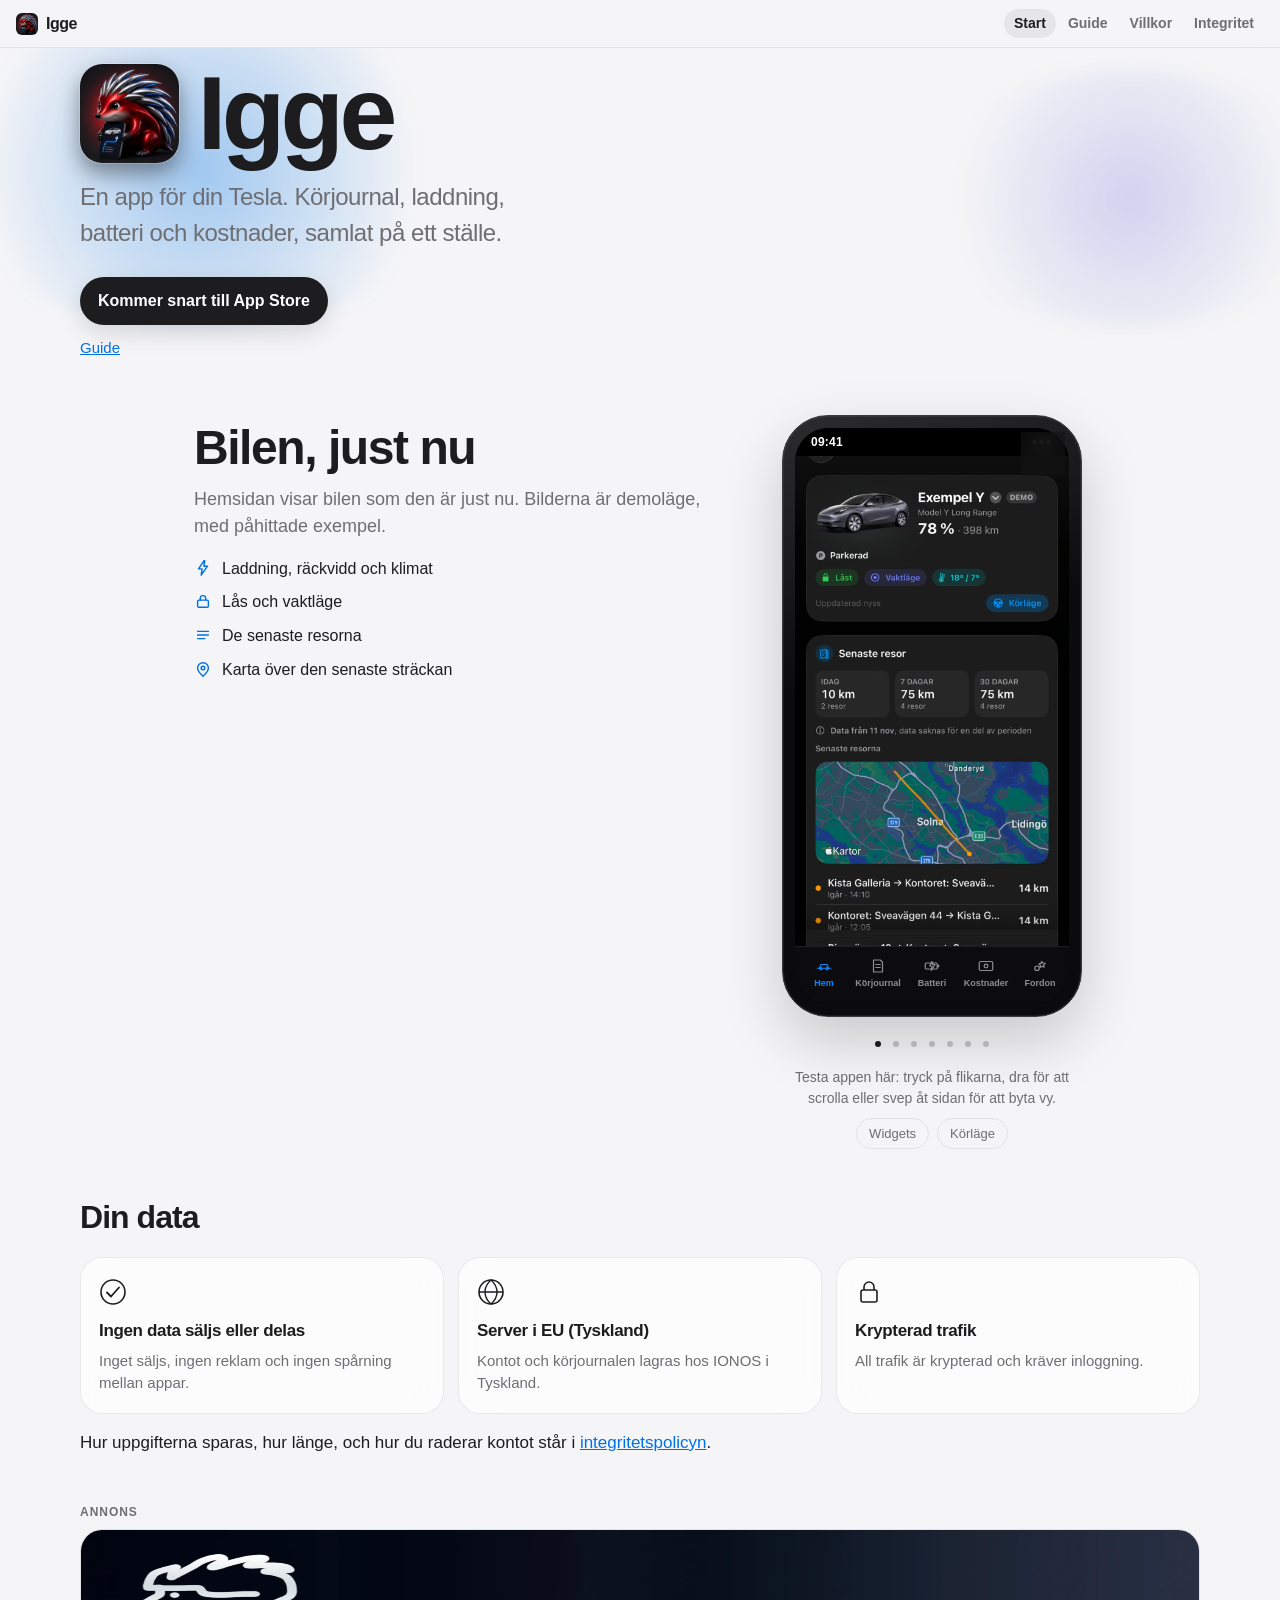
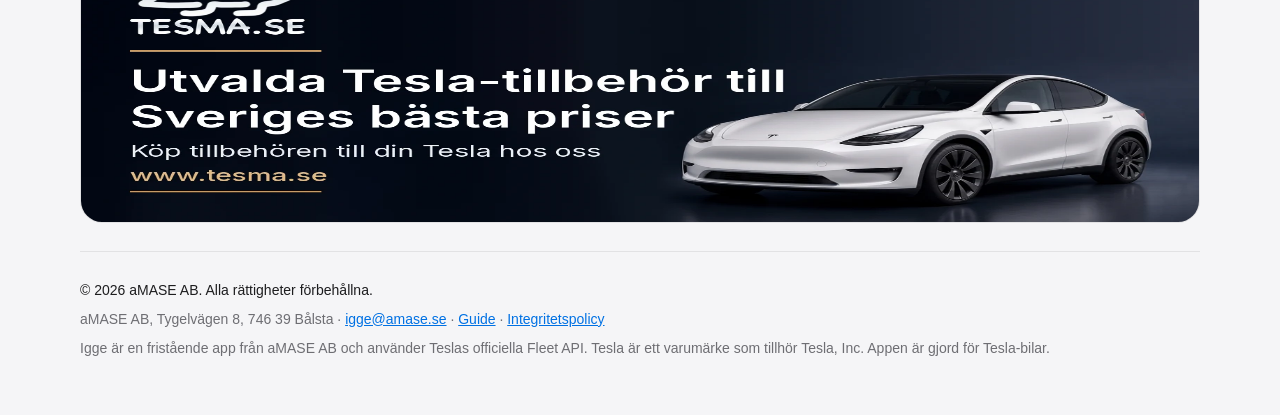
<file: index.html>
<!doctype html>
<html lang="sv">
<head>
<meta charset="utf-8">
<meta name="viewport" content="width=device-width, initial-scale=1">
<title>Igge — en app för din Tesla</title>
<meta name="description" content="Igge visar bilen, körjournal, laddning, batteri och kostnader. Kommer snart till App Store.">
<link rel="stylesheet" href="style.css">
<link rel="icon" href="favicon.ico" sizes="any">
<link rel="icon" type="image/png" sizes="32x32" href="favicon-32.png">
<link rel="icon" type="image/png" sizes="16x16" href="favicon-16.png">
<link rel="apple-touch-icon" href="apple-touch-icon.png">
<script>
(function () {
  var theme = new URLSearchParams(location.search).get("theme");
  if (theme === "light" || theme === "dark") document.documentElement.setAttribute("data-theme", theme);
})();
</script>
</head>
<body>
<header class="site-nav">
  <a class="site-brand" href="/"><img src="images/app-icon.png" width="22" height="22" alt="">Igge</a>
  <nav class="site-links" aria-label="Sidor">
    <a href="/" aria-current="page">Start</a>
    <a href="guide/">Guide</a>
    <a href="villkor/">Villkor</a>
    <a href="integritet/">Integritet</a>
  </nav>
</header>
<div class="hero">
  <div class="wrap">
    <div class="brand">
      <img class="app-icon" src="images/app-icon.png" width="104" height="104" alt="">
      <h1 class="wordmark">Igge</h1>
    </div>
    <p class="tagline">En app för din Tesla. Körjournal, laddning, batteri och kostnader, samlat på ett ställe.</p>
    <!--
      Så byts märket mot App Store-länken: ersätt hela elementet med id="store"
      och behåll id och class:
      <a class="store" id="store" href="https://apps.apple.com/app/idXXXXXXXX">Hämta i App Store</a>
    -->
    <p class="store" id="store">Kommer snart till App Store</p>
    <p class="guide-home"><a href="guide/">Guide</a></p>
  </div>
</div>

<main class="wrap">
<section class="showcase" aria-roledescription="karusell" aria-label="Igges delar">
  <div class="stage">
    <div class="copy">
      <div class="copy-stack" id="panel">
        <article class="copy-slide is-on" data-slide="hem" data-name="Hem" aria-hidden="false">
          <h2>Bilen, just nu</h2>
          <p>Hemsidan visar bilen som den är just nu. Bilderna är demoläge, med påhittade exempel.</p>
          <ul class="points">
            <li><svg viewBox="0 0 20 20" aria-hidden="true"><path d="M11 2 L5 11 h4 l-1 7 7-10 h-4 l1-6z"/></svg><span>Laddning, räckvidd och klimat</span></li>
            <li><svg viewBox="0 0 20 20" aria-hidden="true"><rect x="4" y="9" width="12" height="8" rx="1.5"/><path d="M7 9 V7 a3 3 0 0 1 6 0 v2"/></svg><span>Lås och vaktläge</span></li>
            <li><svg viewBox="0 0 20 20" aria-hidden="true"><path d="M4 6 h12 M4 10 h12 M4 14 h8"/></svg><span>De senaste resorna</span></li>
            <li><svg viewBox="0 0 20 20" aria-hidden="true"><path d="M10 18 s6-5.2 6-9 a6 6 0 1 0-12 0 c0 3.8 6 9 6 9z"/><circle cx="10" cy="9" r="2"/></svg><span>Karta över den senaste sträckan</span></li>
          </ul>
        </article>
        <article class="copy-slide" data-slide="journal" data-name="Körjournal" aria-hidden="true">
          <h2>Körjournal</h2>
          <p>Varje resa sparas så att den kan användas som underlag.</p>
          <ul class="points">
            <li><svg viewBox="0 0 20 20" aria-hidden="true"><circle cx="10" cy="10" r="7"/><path d="M10 6 v4 l3 2"/></svg><span>Sträcka och tid</span></li>
            <li><svg viewBox="0 0 20 20" aria-hidden="true"><path d="M4 5 h8 l4 4 v6 a1 1 0 0 1-1 1 H4 z"/><path d="M12 5 v4 h4"/></svg><span>Tagg, till exempel tjänst eller privat</span></li>
            <li><svg viewBox="0 0 20 20" aria-hidden="true"><path d="M5 4 h10 v12 H5 z"/><path d="M8 8 h4 M8 11 h4 M8 14 h2"/></svg><span>Ärende och vem du besökte</span></li>
            <li><svg viewBox="0 0 20 20" aria-hidden="true"><path d="M6 3 h6 l3 3 v11 H6 z"/><path d="M10 8 v5 M8 11 l2 2 2-2"/></svg><span>Export som CSV eller PDF, som underlag till Skatteverket</span></li>
          </ul>
        </article>
        <article class="copy-slide" data-slide="batteri" data-name="Batterihälsa" aria-hidden="true">
          <h2>Batterihälsa</h2>
          <p>En siffra visas först när underlaget räcker och osäkerheten är liten.</p>
          <ul class="points">
            <li><svg viewBox="0 0 20 20" aria-hidden="true"><rect x="3" y="6" width="12" height="8" rx="1.5"/><path d="M15 8 h2 v4 h-2"/><path d="M5 10 h6"/></svg><span>Beräknad kapacitet, som andel av bilen som ny</span></li>
            <li><svg viewBox="0 0 20 20" aria-hidden="true"><path d="M4 14 l4-5 3 3 5-7"/></svg><span>Förbrukning över tid, i Wh/km</span></li>
            <li><svg viewBox="0 0 20 20" aria-hidden="true"><path d="M11 2 L5 11 h4 l-1 7 7-10 h-4 l1-6z"/></svg><span>Fantomförlust när bilen står</span></li>
            <li><svg viewBox="0 0 20 20" aria-hidden="true"><circle cx="10" cy="10" r="7"/><path d="M7 10 l2 2 4-4"/></svg><span>Ingen siffra förrän osäkerheten är liten</span></li>
          </ul>
        </article>
        <article class="copy-slide" data-slide="kostnader" data-name="Kostnader" aria-hidden="true">
          <h2>Kostnader</h2>
          <p>Vad körningen kostar, räknat från journalen och elpriset.</p>
          <ul class="points">
            <li><svg viewBox="0 0 20 20" aria-hidden="true"><circle cx="10" cy="10" r="7"/><path d="M10 6 v8 M8 8 h3 a2 2 0 0 1 0 4 H8"/></svg><span>Kostnad per mil</span></li>
            <li><svg viewBox="0 0 20 20" aria-hidden="true"><path d="M4 14 l4-5 3 3 5-7"/></svg><span>Elpris, laddning och journalens sträcka</span></li>
            <li><svg viewBox="0 0 20 20" aria-hidden="true"><path d="M3 14 l4-4 3 1 4-6"/></svg><span>Timpris och spotpris för kommande dygn, och billigaste tiden att ladda. Schemalagd laddning ställs in i Tesla-appen eller bilen.</span></li>
            <li><svg viewBox="0 0 20 20" aria-hidden="true"><path d="M5 15 V8 M10 15 V5 M15 15 v-6"/></svg><span>Samma sträcka jämförd med bensin</span></li>
          </ul>
        </article>
        <article class="copy-slide" data-slide="fordon" data-name="Fordon" aria-hidden="true">
          <h2>Fordon</h2>
          <p>Status för bilen. Styrningen sitter i körläget, inte här.</p>
          <ul class="points">
            <li><svg viewBox="0 0 20 20" aria-hidden="true"><path d="M10 3 l7 12 H3 z"/><path d="M10 8 v4 M10 14.5 v.5"/></svg><span>Senaste varningar</span></li>
            <li><svg viewBox="0 0 20 20" aria-hidden="true"><rect x="4" y="9" width="12" height="8" rx="1.5"/><path d="M7 9 V7 a3 3 0 0 1 6 0 v2"/></svg><span>Lås och luckor</span></li>
            <li><svg viewBox="0 0 20 20" aria-hidden="true"><circle cx="10" cy="10" r="7"/><path d="M10 6 v4 l3 2"/></svg><span>Däck, mätarställning och programvara</span></li>
            <li><svg viewBox="0 0 20 20" aria-hidden="true"><circle cx="10" cy="10" r="3"/><path d="M10 2 v2 M10 16 v2 M2 10 h2 M16 10 h2"/></svg><span>Fordonsinfo</span></li>
          </ul>
        </article>
        <article class="copy-slide" data-slide="widgets" data-name="Widgets" aria-hidden="true">
          <h2>Widgets</h2>
          <p>På hemskärmen, i korthet. Bilderna är tagna i demoläge.</p>
          <ul class="points">
            <li><svg viewBox="0 0 20 20" aria-hidden="true"><rect x="3" y="3" width="6" height="6" rx="1.2"/><rect x="11" y="3" width="6" height="6" rx="1.2"/><rect x="3" y="11" width="14" height="6" rx="1.2"/></svg><span>Litet, mellan och stort format</span></li>
            <li><svg viewBox="0 0 20 20" aria-hidden="true"><path d="M4 6 h12 M4 10 h12 M4 14 h8"/></svg><span>Körjournal eller batteri</span></li>
            <li><svg viewBox="0 0 20 20" aria-hidden="true"><circle cx="10" cy="10" r="7"/><path d="M5 5 l10 10"/></svg><span>Utan adresser och utan koordinater</span></li>
            <li><svg viewBox="0 0 20 20" aria-hidden="true"><rect x="5" y="2" width="10" height="16" rx="2"/><path d="M8 15 h4"/></svg><span>Tagna på simulatorns hemskärm</span></li>
          </ul>
        </article>
        <article class="copy-slide" data-slide="korlage" data-name="Körläge" aria-hidden="true">
          <h2>Körläge</h2>
          <p>Till för när du sitter i bilen, utan att leta i menyerna.</p>
          <ul class="points">
            <li><svg viewBox="0 0 20 20" aria-hidden="true"><circle cx="10" cy="10" r="7"/><path d="M10 10 L14 7"/><circle cx="10" cy="10" r="1.2" fill="currentColor" stroke="none"/></svg><span>Stor fartmätare och en tunn fartstapel</span></li>
            <li><svg viewBox="0 0 20 20" aria-hidden="true"><path d="M11 2 L5 11 h4 l-1 7 7-10 h-4 l1-6z"/></svg><span>Energi just nu och snitt, i Wh/km</span></li>
            <li><svg viewBox="0 0 20 20" aria-hidden="true"><circle cx="10" cy="10" r="7"/><path d="M10 6 v4 l3 2"/></svg><span>Tid, sträcka och batteri för resan</span></li>
            <li><svg viewBox="0 0 20 20" aria-hidden="true"><circle cx="10" cy="10" r="6"/><circle cx="10" cy="10" r="4.2"/></svg><span>Hastighetsskylt som stöd. Telefonens plats skickas inte till Tesla.</span></li>
          </ul>
        </article>
      </div>
    </div>
    <div class="phone-col">
      <div class="phone-frame">
      <div class="phone" id="phone">
        <button type="button" class="phone-expand" id="phone-expand" aria-label="Förstora telefonen">
          <svg viewBox="0 0 24 24" aria-hidden="true"><circle cx="10" cy="10" r="6"/><path d="M14.5 14.5 L20 20"/><path d="M10 7.5 v5 M7.5 10 h5"/></svg>
        </button>
        <div class="bezel">
          <div class="phone-status" aria-hidden="true"><span>09:41</span><span class="status-glyphs">●●●</span></div>
          <div class="reel" id="reel" aria-label="Skärmbilder. Svep åt sidan för att byta del. Skärmen rullar lodrätt.">
            <div class="pane" data-slide="hem"><div class="pane-scroll"><picture><source srcset="images/phone/hem.avif" type="image/avif"><source srcset="images/phone/hem.webp" type="image/webp"><img src="images/phone/hem.jpg" width="900" height="4369" alt="Hem i demoläge: exempelbil, laddning, lås och senaste resor."></picture></div></div>
            <div class="pane" data-slide="journal"><div class="pane-scroll"><picture><source srcset="images/phone/journal.avif" type="image/avif"><source srcset="images/phone/journal.webp" type="image/webp"><img src="images/phone/journal.jpg" width="900" height="3371" alt="Körjournal i demoläge, med tjänst, privat och export." loading="lazy"></picture></div></div>
            <div class="pane" data-slide="batteri"><div class="pane-scroll"><picture><source srcset="images/phone/batteri.avif" type="image/avif"><source srcset="images/phone/batteri.webp" type="image/webp"><img src="images/phone/batteri.jpg" width="900" height="2661" alt="Batteri i demoläge: laddnivå, hälsa och förbrukning." loading="lazy"></picture></div></div>
            <div class="pane" data-slide="kostnader"><div class="pane-scroll"><picture><source srcset="images/phone/kostnader.avif" type="image/avif"><source srcset="images/phone/kostnader.webp" type="image/webp"><img src="images/phone/kostnader.jpg" width="900" height="5496" alt="Kostnader i demoläge, räknat på påhittade resor." loading="lazy"></picture></div></div>
            <div class="pane" data-slide="fordon"><div class="pane-scroll"><picture><source srcset="images/phone/fordon.avif" type="image/avif"><source srcset="images/phone/fordon.webp" type="image/webp"><img src="images/phone/fordon.jpg" width="900" height="6605" alt="Fordon i demoläge: varningar, lås, däck och fordonsinfo." loading="lazy"></picture></div></div>
            <div class="pane" data-slide="widgets"><div class="pane-scroll"><picture><source srcset="images/phone/widgets.avif" type="image/avif"><source srcset="images/phone/widgets.webp" type="image/webp"><img src="images/phone/widgets.jpg" width="900" height="1961" alt="Hemskärm med Igges batteriwidget i demoläge." loading="lazy"></picture></div></div>
            <div class="pane" data-slide="korlage"><div class="pane-scroll"><picture><source srcset="images/phone/korlage.webp" type="image/webp"><img src="images/phone/korlage.jpg" width="900" height="1955" alt="Körläge i demoläge: fartmätare, hastighetsskylt och energi i Wh/km." loading="lazy"></picture></div></div>
          </div>
          <nav class="phone-tabs" aria-label="Flikar i appen">
            <button type="button" data-phone="hem"><svg viewBox="0 0 24 24" aria-hidden="true"><path d="M3 15 h18"/><path d="M6 15 l2-5 h8 l2 5"/><circle cx="8" cy="15.5" r="1.4"/><circle cx="16" cy="15.5" r="1.4"/></svg><span>Hem</span></button>
            <button type="button" data-phone="journal"><svg viewBox="0 0 24 24" aria-hidden="true"><path d="M6 4 h9 l3 3 v13 H6 z"/><path d="M9 10 h6 M9 14 h6"/></svg><span>Körjournal</span></button>
            <button type="button" data-phone="battery"><svg viewBox="0 0 24 24" aria-hidden="true"><rect x="3" y="8" width="16" height="8" rx="1.5"/><path d="M19 11 h2 v2 h-2"/><path d="M12 6 l-3 6 h3 l-1 6 5-8 h-3z"/></svg><span>Batteri</span></button>
            <button type="button" data-phone="costs"><svg viewBox="0 0 24 24" aria-hidden="true"><rect x="3" y="6" width="18" height="12" rx="2"/><circle cx="12" cy="12" r="2.5"/></svg><span>Kostnader</span></button>
            <button type="button" data-phone="vehicle"><svg viewBox="0 0 24 24" aria-hidden="true"><path d="M14 6 l2 2 3 .5 -2 2 .5 3 -2.5-1.2 L12 14 l.5-3 -2-2 3-.5z"/><circle cx="8" cy="15" r="3"/></svg><span>Fordon</span></button>
          </nav>
        </div>
      </div>
      </div>
      <div class="phone-dots" id="phone-dots" role="tablist" aria-label="Delar i appen"></div>
      <p class="phone-hint">Testa appen här: tryck på flikarna, dra för att scrolla eller svep åt sidan för att byta vy.</p>
      <div class="tabs" id="tabs" role="tablist" aria-label="Körläge och widgets"></div>
    </div>
  </div>
</section>

<section class="data" id="din-data">
  <h2>Din data</h2>
  <div class="cards">
    <article class="card">
      <svg width="28" height="28" viewBox="0 0 28 28" aria-hidden="true"><circle cx="14" cy="14" r="12" fill="none" stroke="currentColor" stroke-width="1.6"/><path d="M8 14.5 l4 4 8-9" fill="none" stroke="currentColor" stroke-width="1.8" stroke-linecap="round" stroke-linejoin="round"/></svg>
      <h3>Ingen data säljs eller delas</h3>
      <p>Inget säljs, ingen reklam och ingen spårning mellan appar.</p>
    </article>
    <article class="card">
      <svg width="28" height="28" viewBox="0 0 28 28" aria-hidden="true"><circle cx="14" cy="14" r="12" fill="none" stroke="currentColor" stroke-width="1.6"/><path d="M2 14 h24 M14 2 c4 3.5 6 7.5 6 12 s-2 8.5-6 12 c-4-3.5-6-7.5-6-12 s2-8.5 6-12z" fill="none" stroke="currentColor" stroke-width="1.4"/></svg>
      <h3>Server i EU (Tyskland)</h3>
      <p>Kontot och körjournalen lagras hos IONOS i Tyskland.</p>
    </article>
    <article class="card">
      <svg width="28" height="28" viewBox="0 0 28 28" aria-hidden="true"><rect x="6" y="12" width="16" height="12" rx="2" fill="none" stroke="currentColor" stroke-width="1.6"/><path d="M9 12 V9 a5 5 0 0 1 10 0 v3" fill="none" stroke="currentColor" stroke-width="1.6"/></svg>
      <h3>Krypterad trafik</h3>
      <p>All trafik är krypterad och kräver inloggning.</p>
    </article>
  </div>
  <p class="more">Hur uppgifterna sparas, hur länge, och hur du raderar kontot står i <a href="integritet/">integritetspolicyn</a>.</p>
</section>
<aside class="ad-banner">
  <p class="ad-label">Annons</p>
  <a href="https://www.tesma.se/" target="_blank" rel="noopener">
    <picture>
      <source media="(max-width: 700px)" srcset="images/tesma-banner-responsiv.webp" type="image/webp">
      <source media="(max-width: 700px)" srcset="images/tesma-banner-responsiv.jpg">
      <source srcset="images/tesma-banner.webp" type="image/webp">
      <img src="images/tesma-banner.jpg" width="1920" height="500" alt="TESMA.SE – utvalda Tesla-tillbehör till Sveriges bästa priser" loading="lazy">
    </picture>
  </a>
</aside>
</main>

<div class="wrap">
<footer>
  <p class="copy">© 2026 aMASE AB. Alla rättigheter förbehållna.</p>
  <p>aMASE AB, Tygelvägen 8, 746 39 Bålsta · <a href="mailto:igge@amase.se">igge@amase.se</a> · <a href="guide/">Guide</a> · <a href="integritet/">Integritetspolicy</a></p>
  <p>Igge är en fristående app från aMASE AB och använder Teslas officiella Fleet API. Tesla är ett varumärke som tillhör Tesla, Inc. Appen är gjord för Tesla-bilar.</p>
</footer>
</div>
<div class="phone-modal" id="phone-modal" role="dialog" aria-modal="true" aria-label="Förstorad telefon" hidden>
  <button type="button" class="phone-modal-close" id="phone-modal-close" aria-label="Stäng">✕</button>
  <div class="phone-modal-stage" id="phone-modal-stage"></div>
</div>
<script src="site.js"></script>
</body>
</html>
</file>
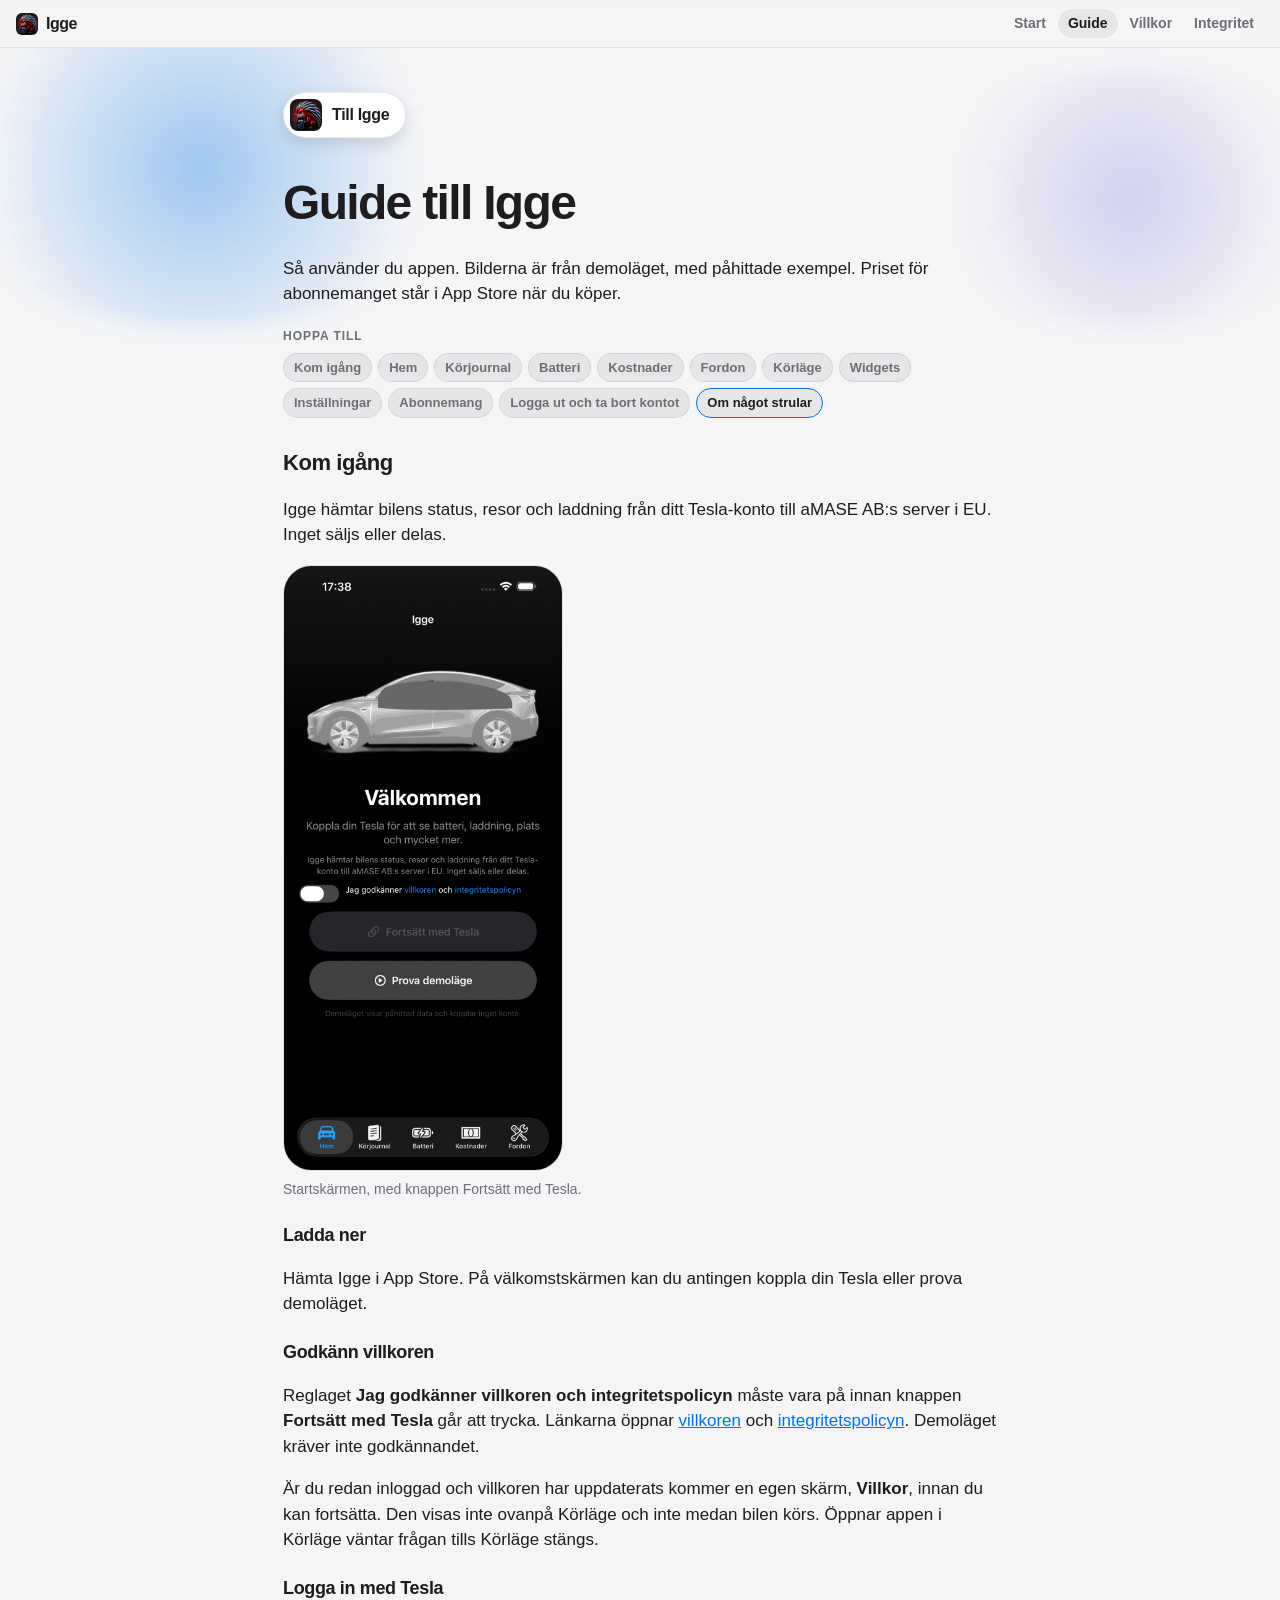
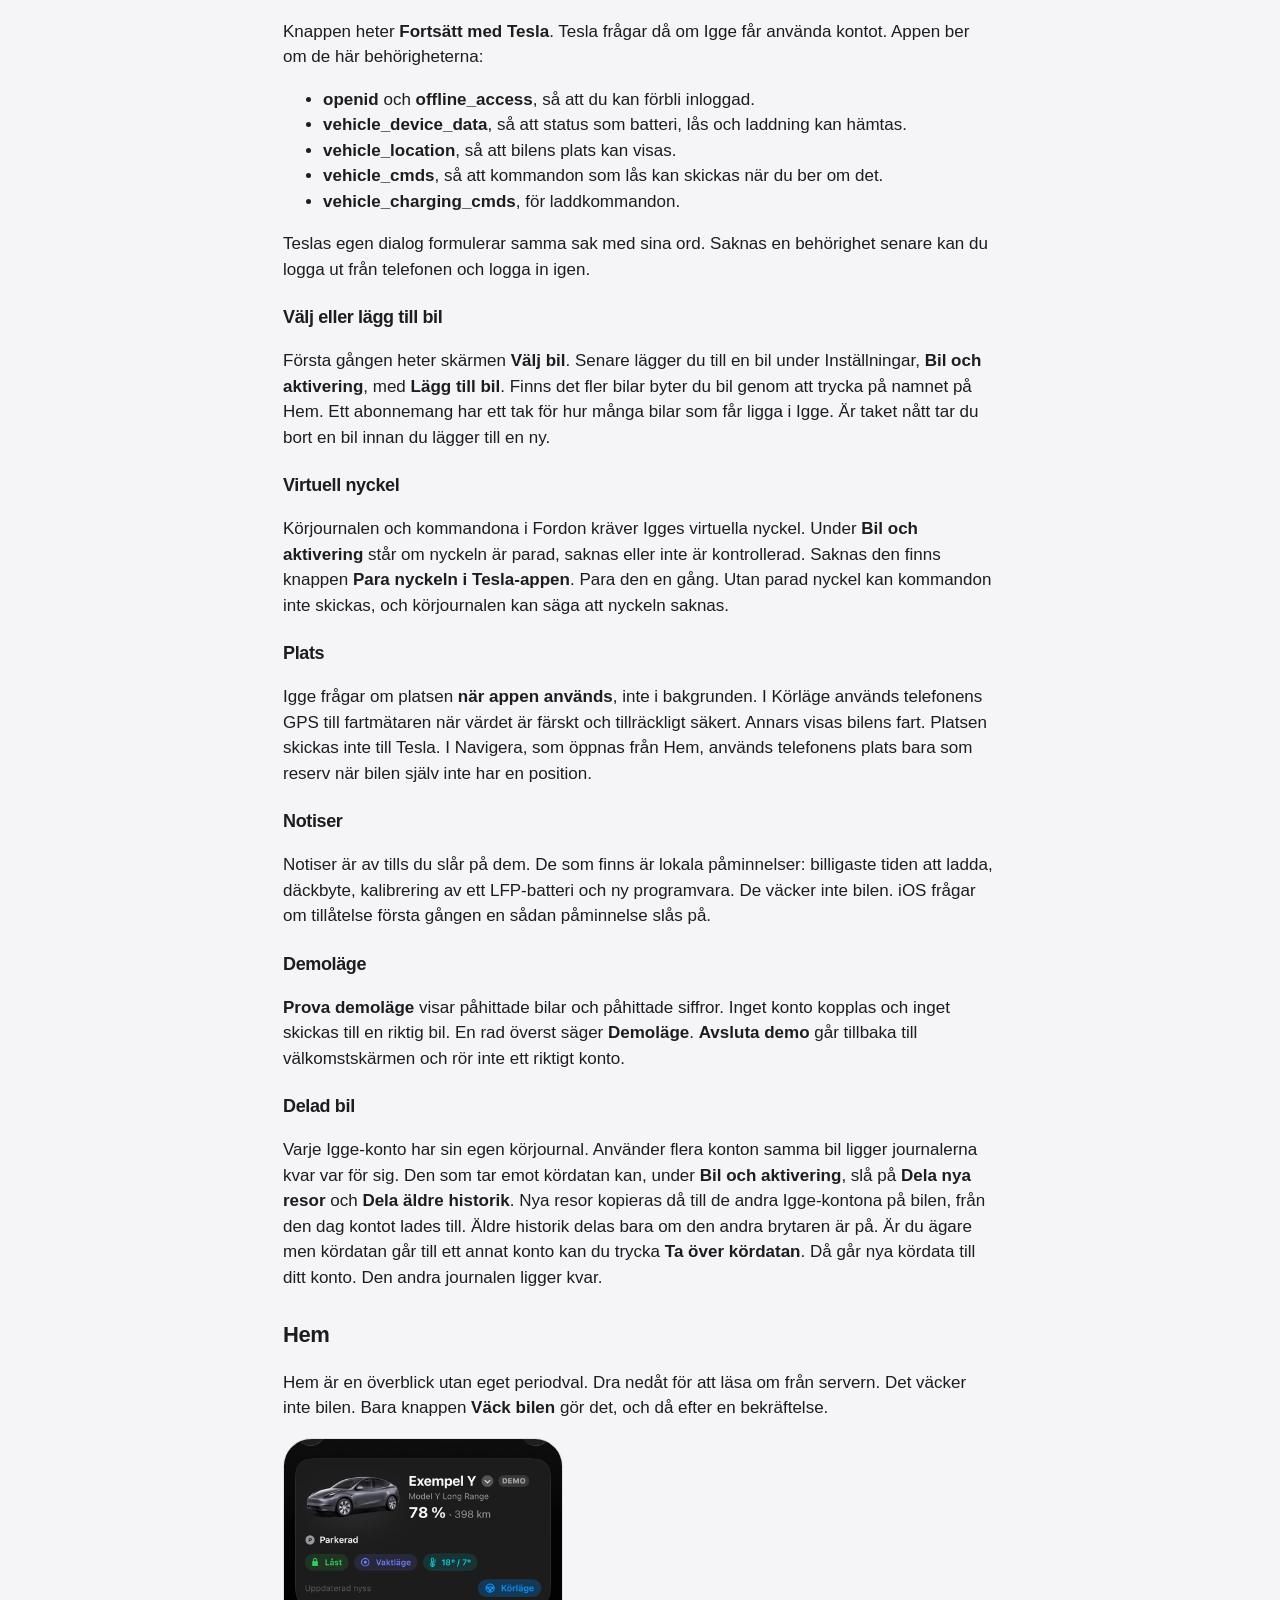
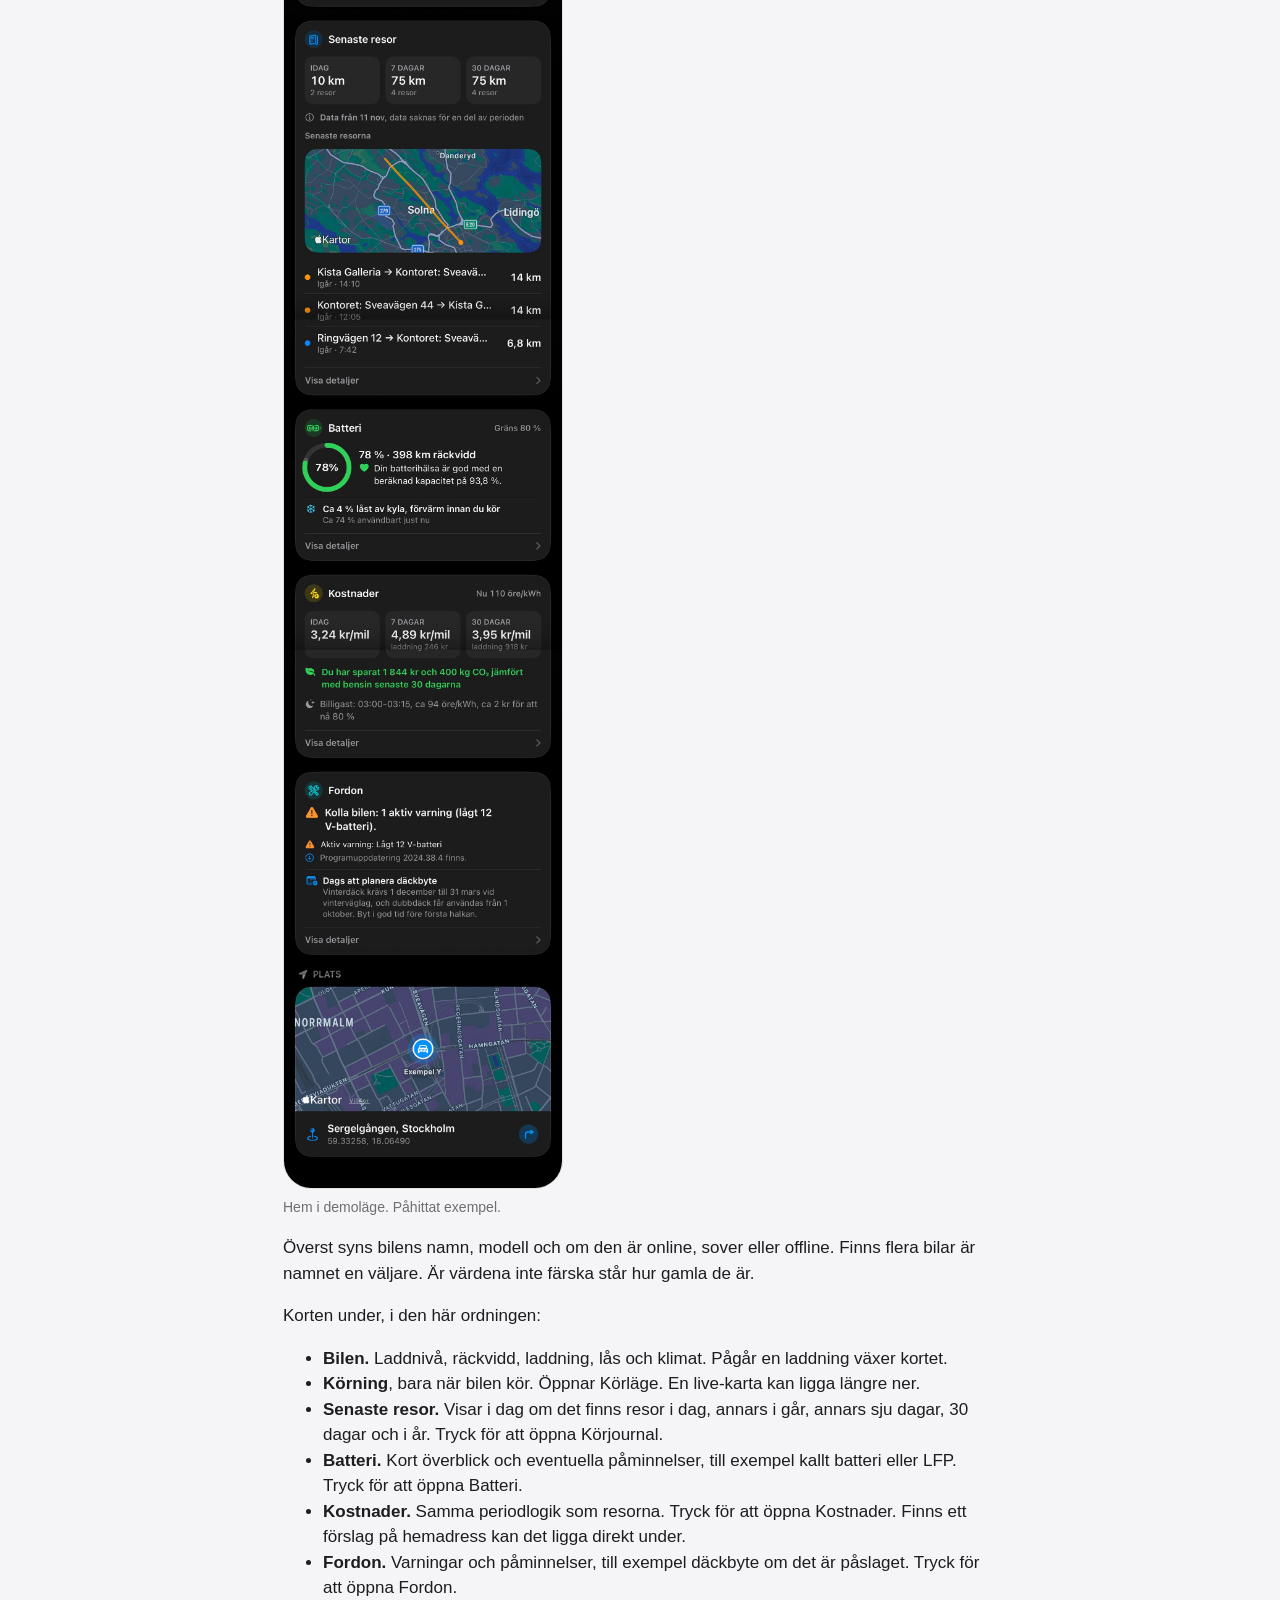
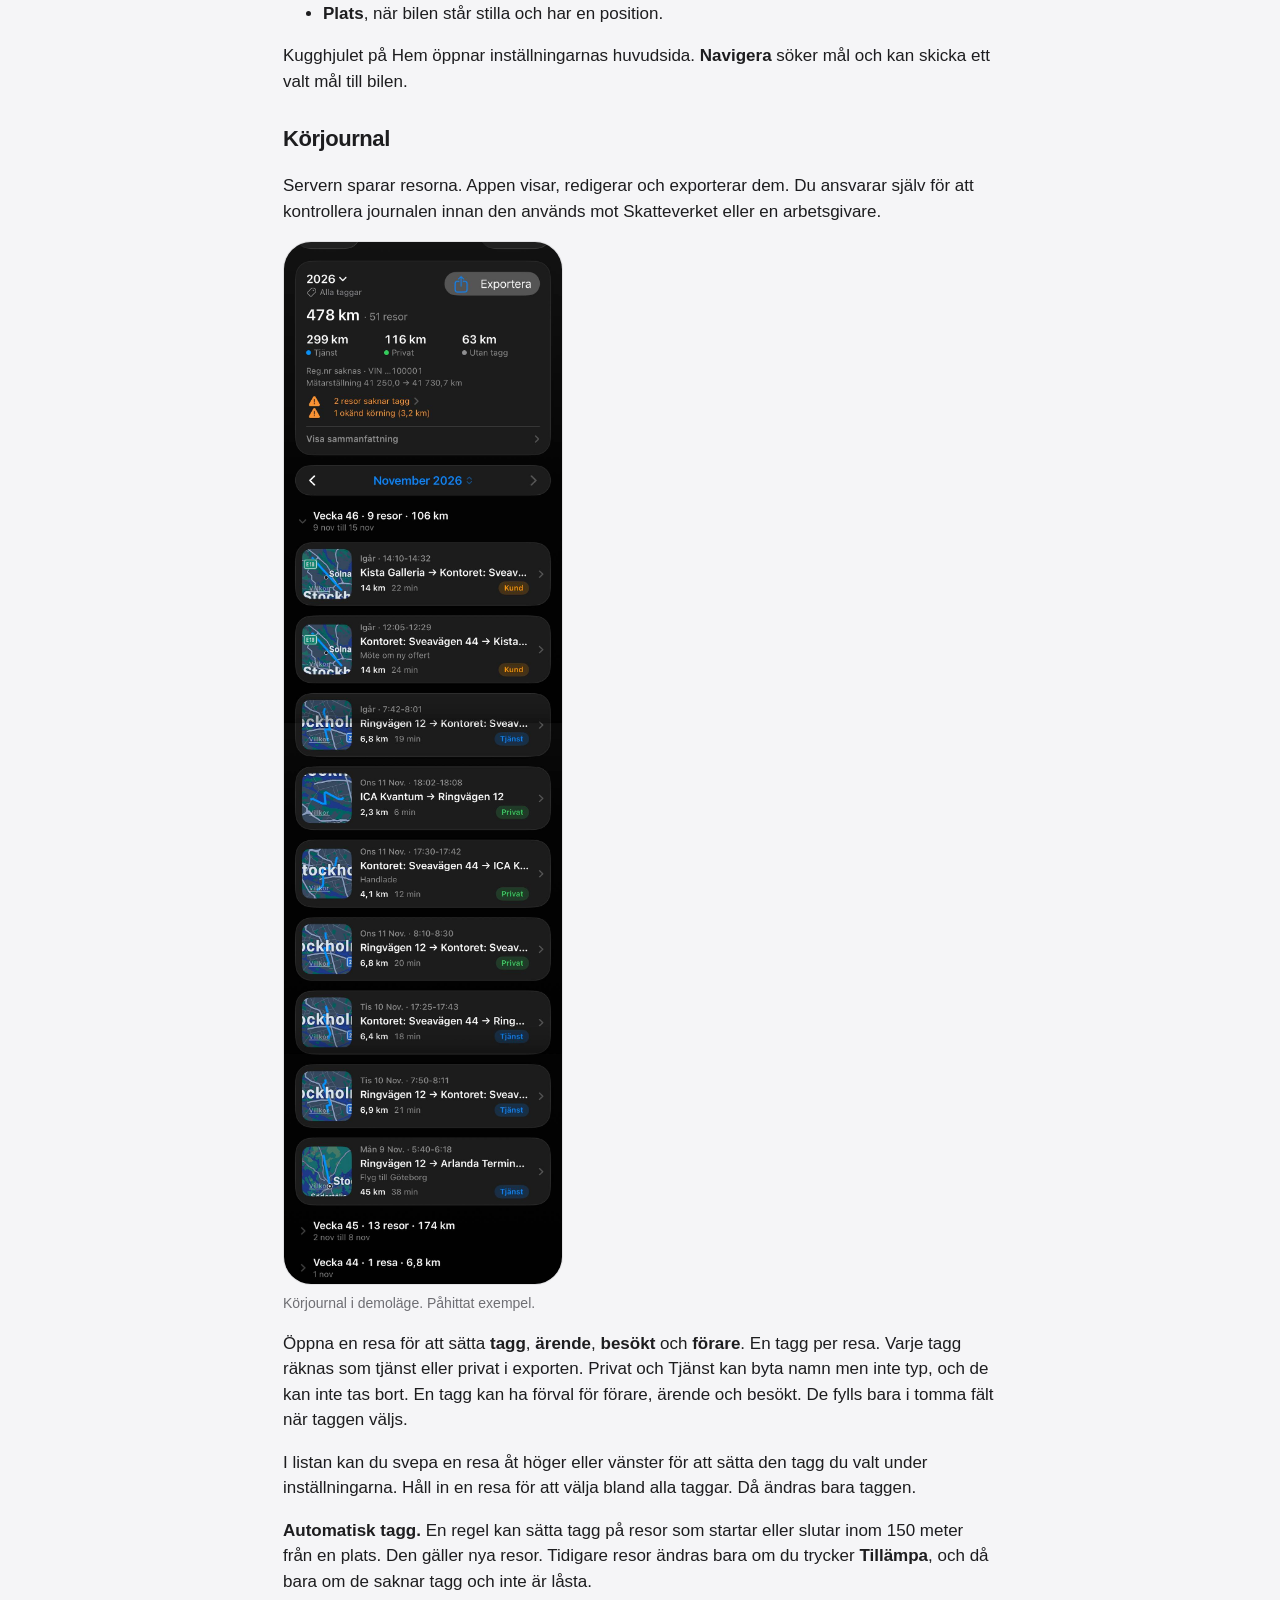
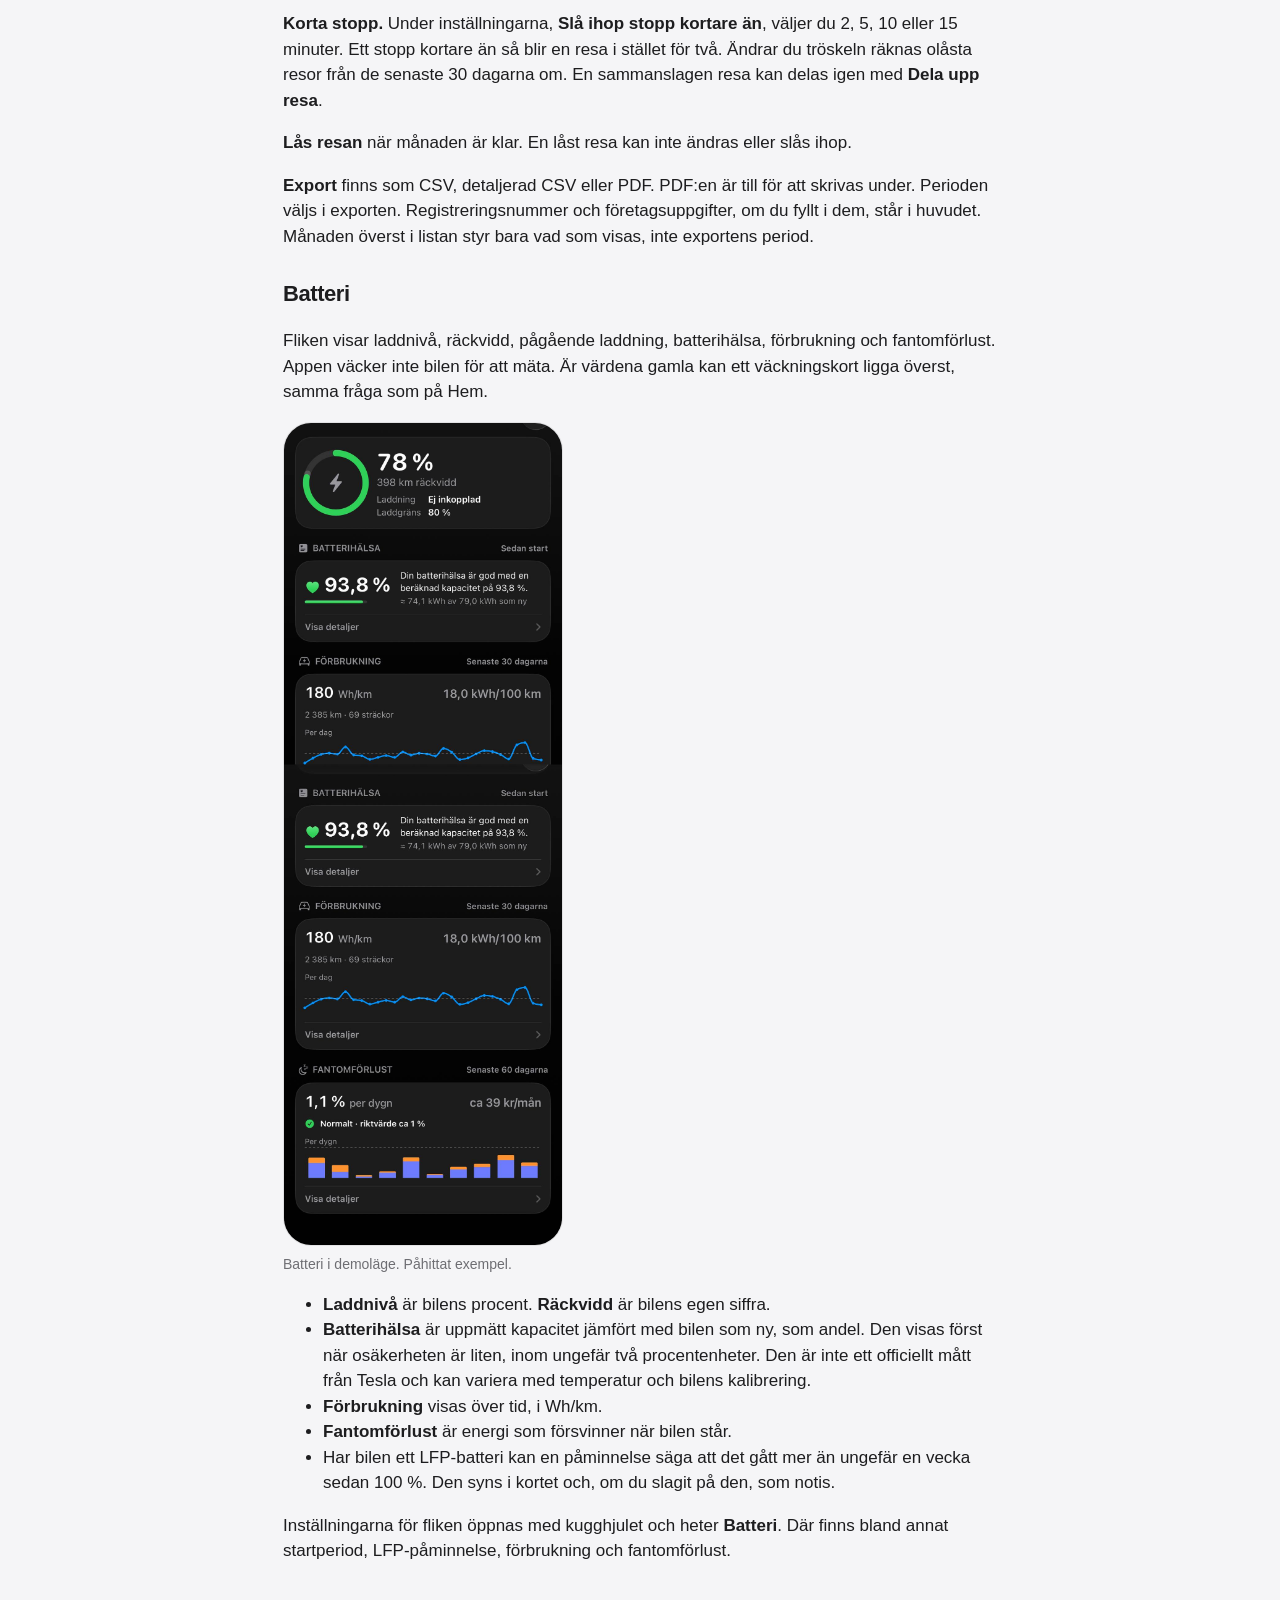
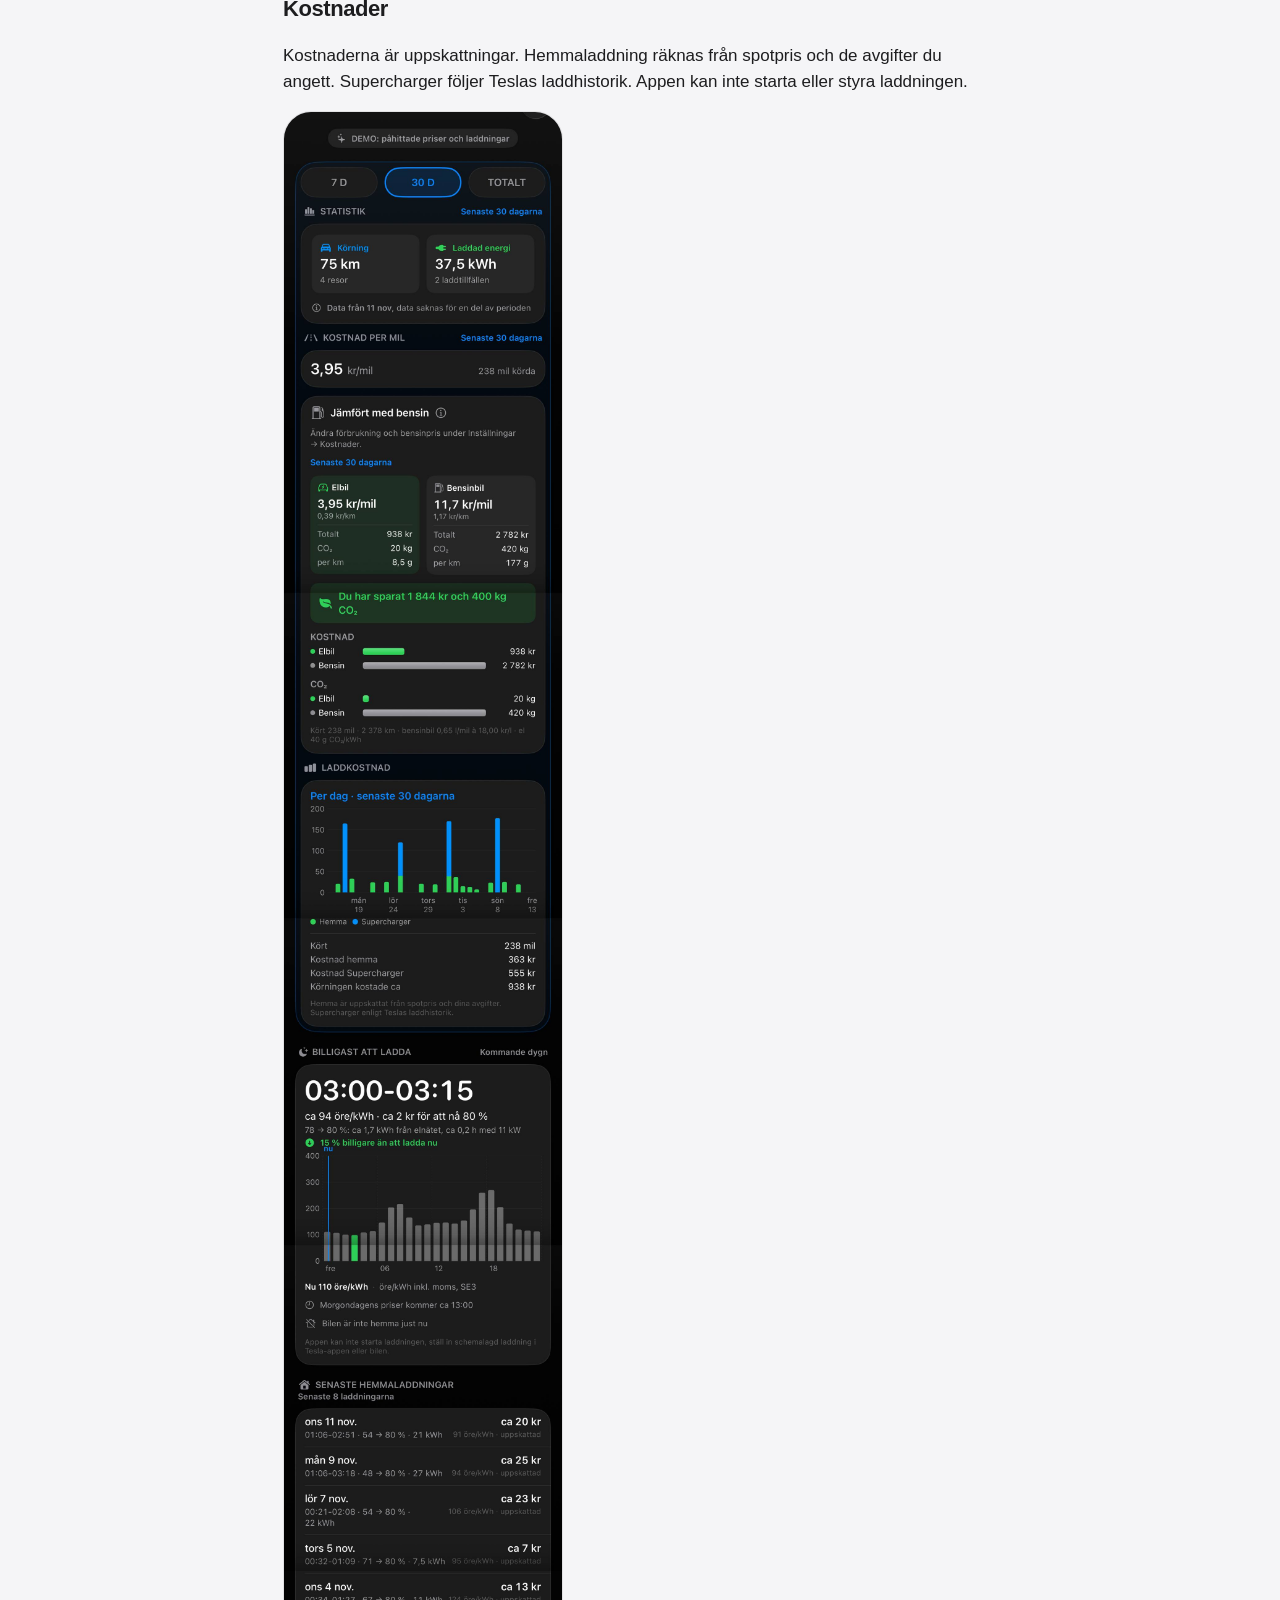
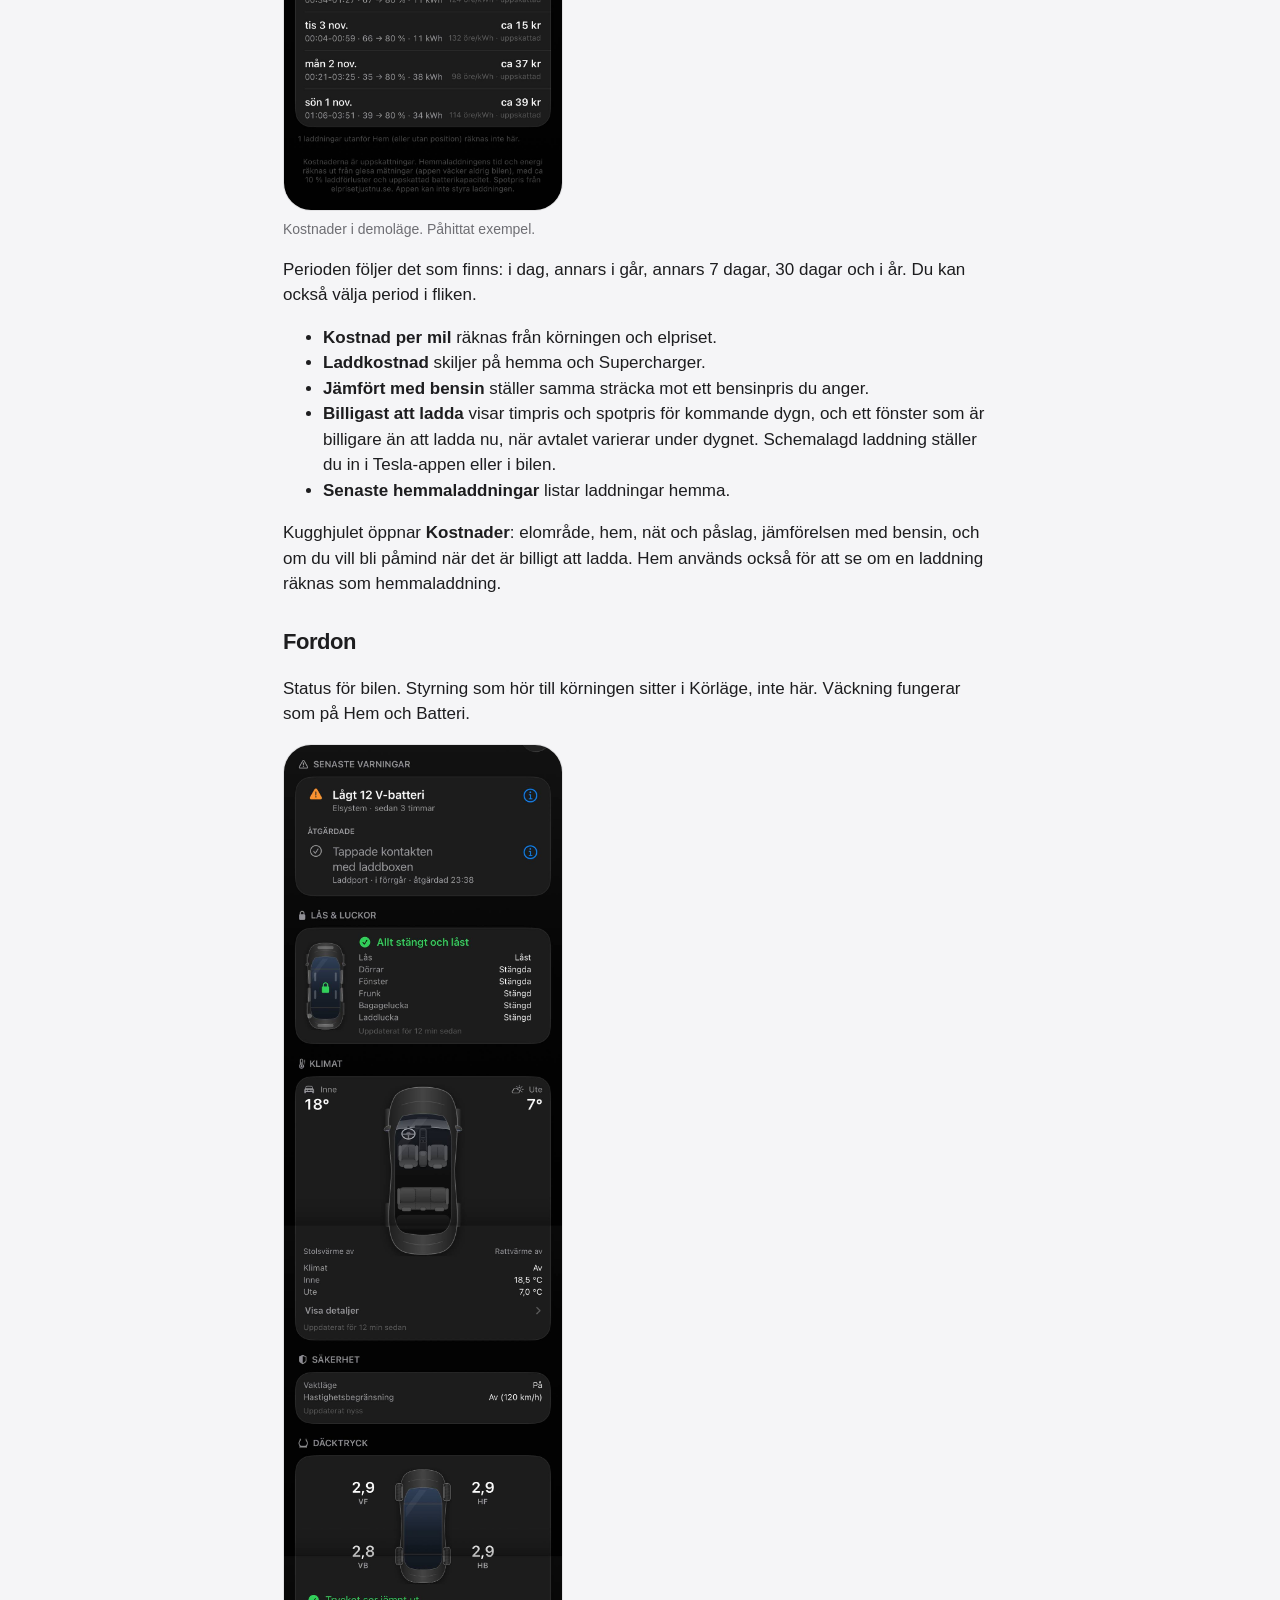
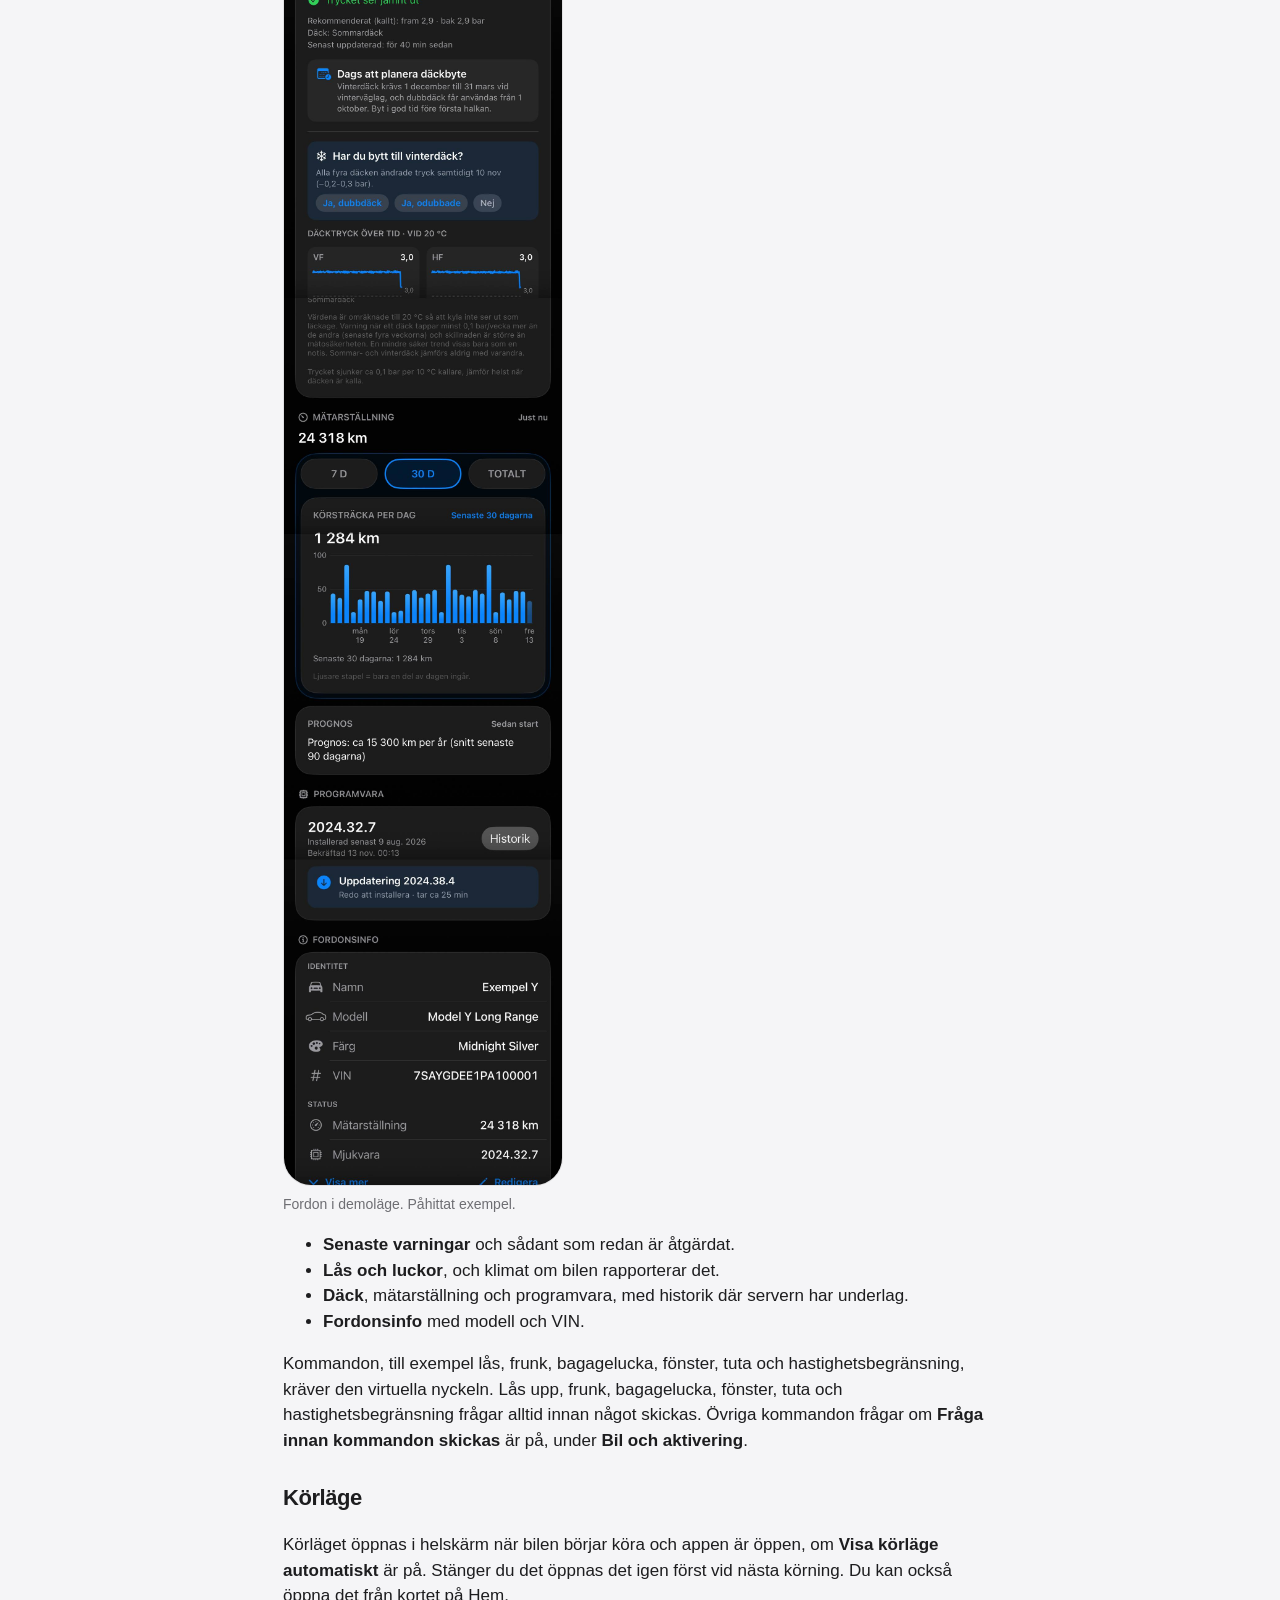
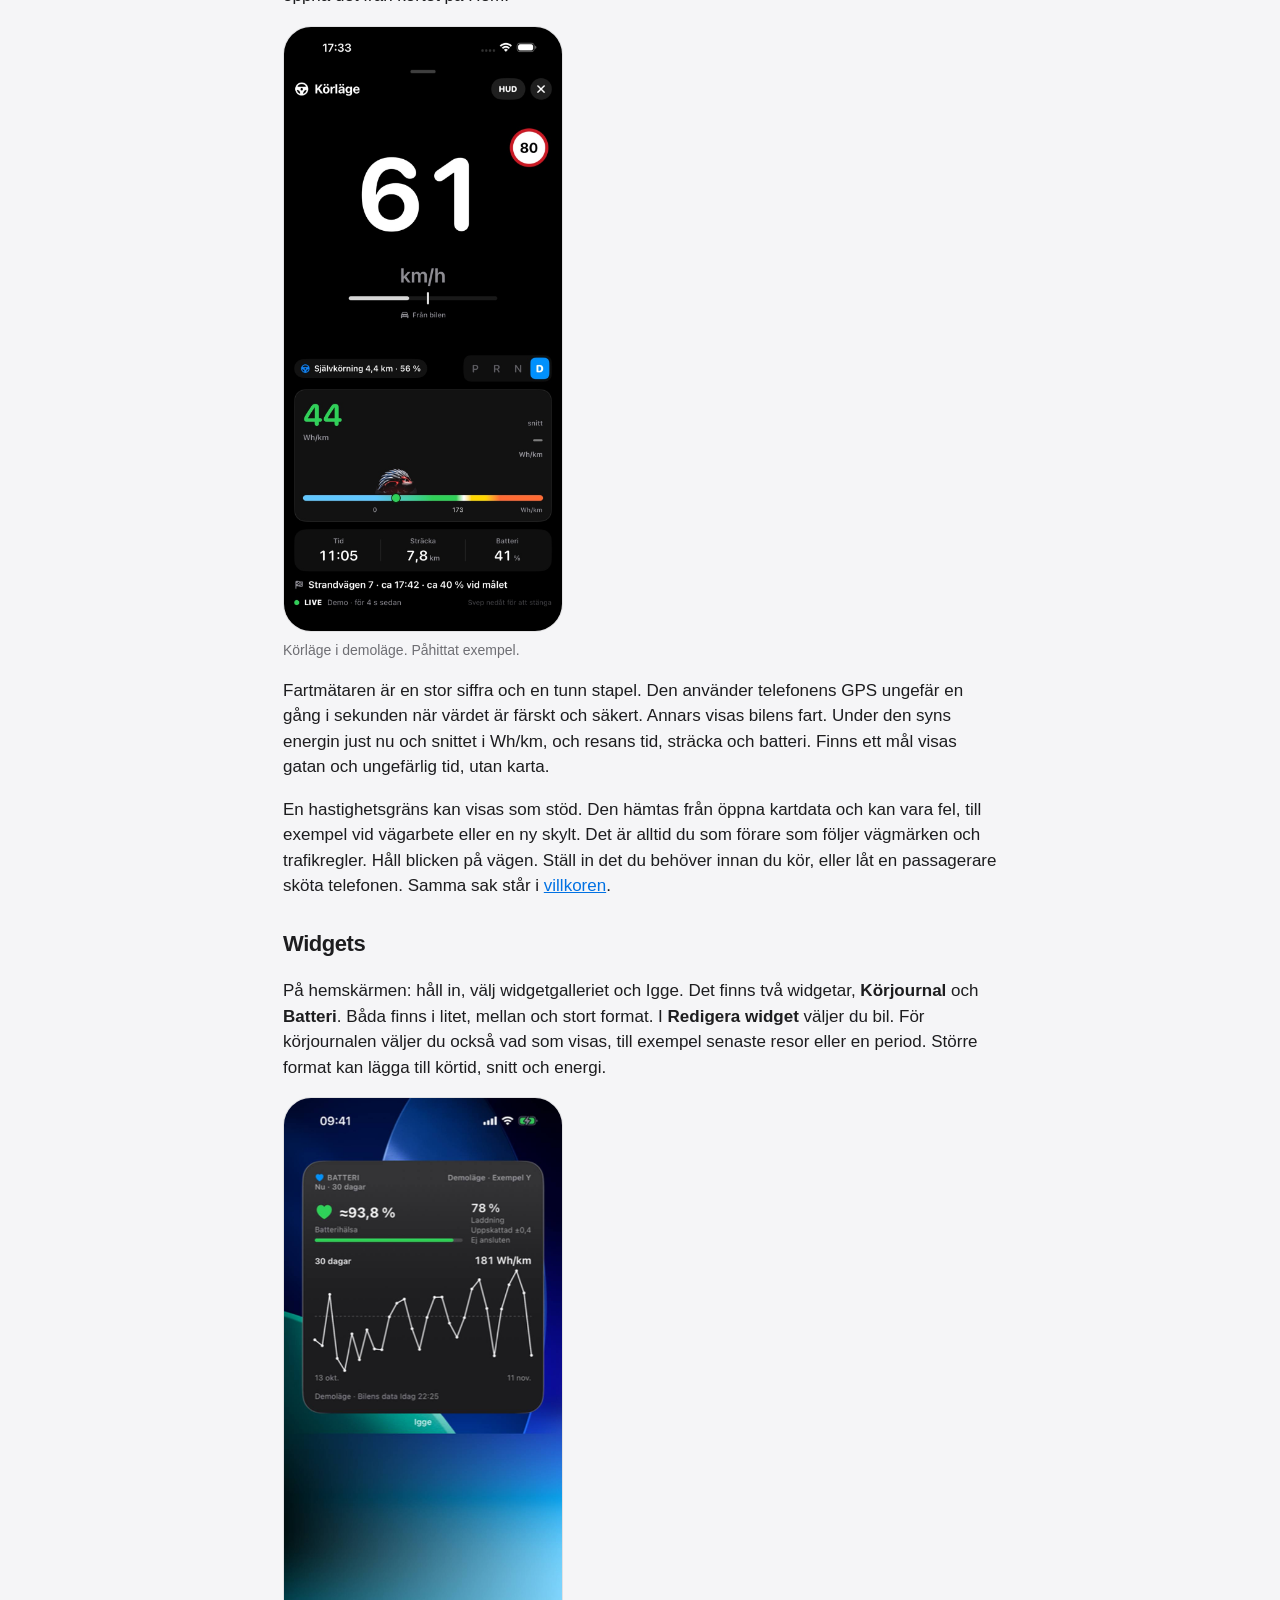
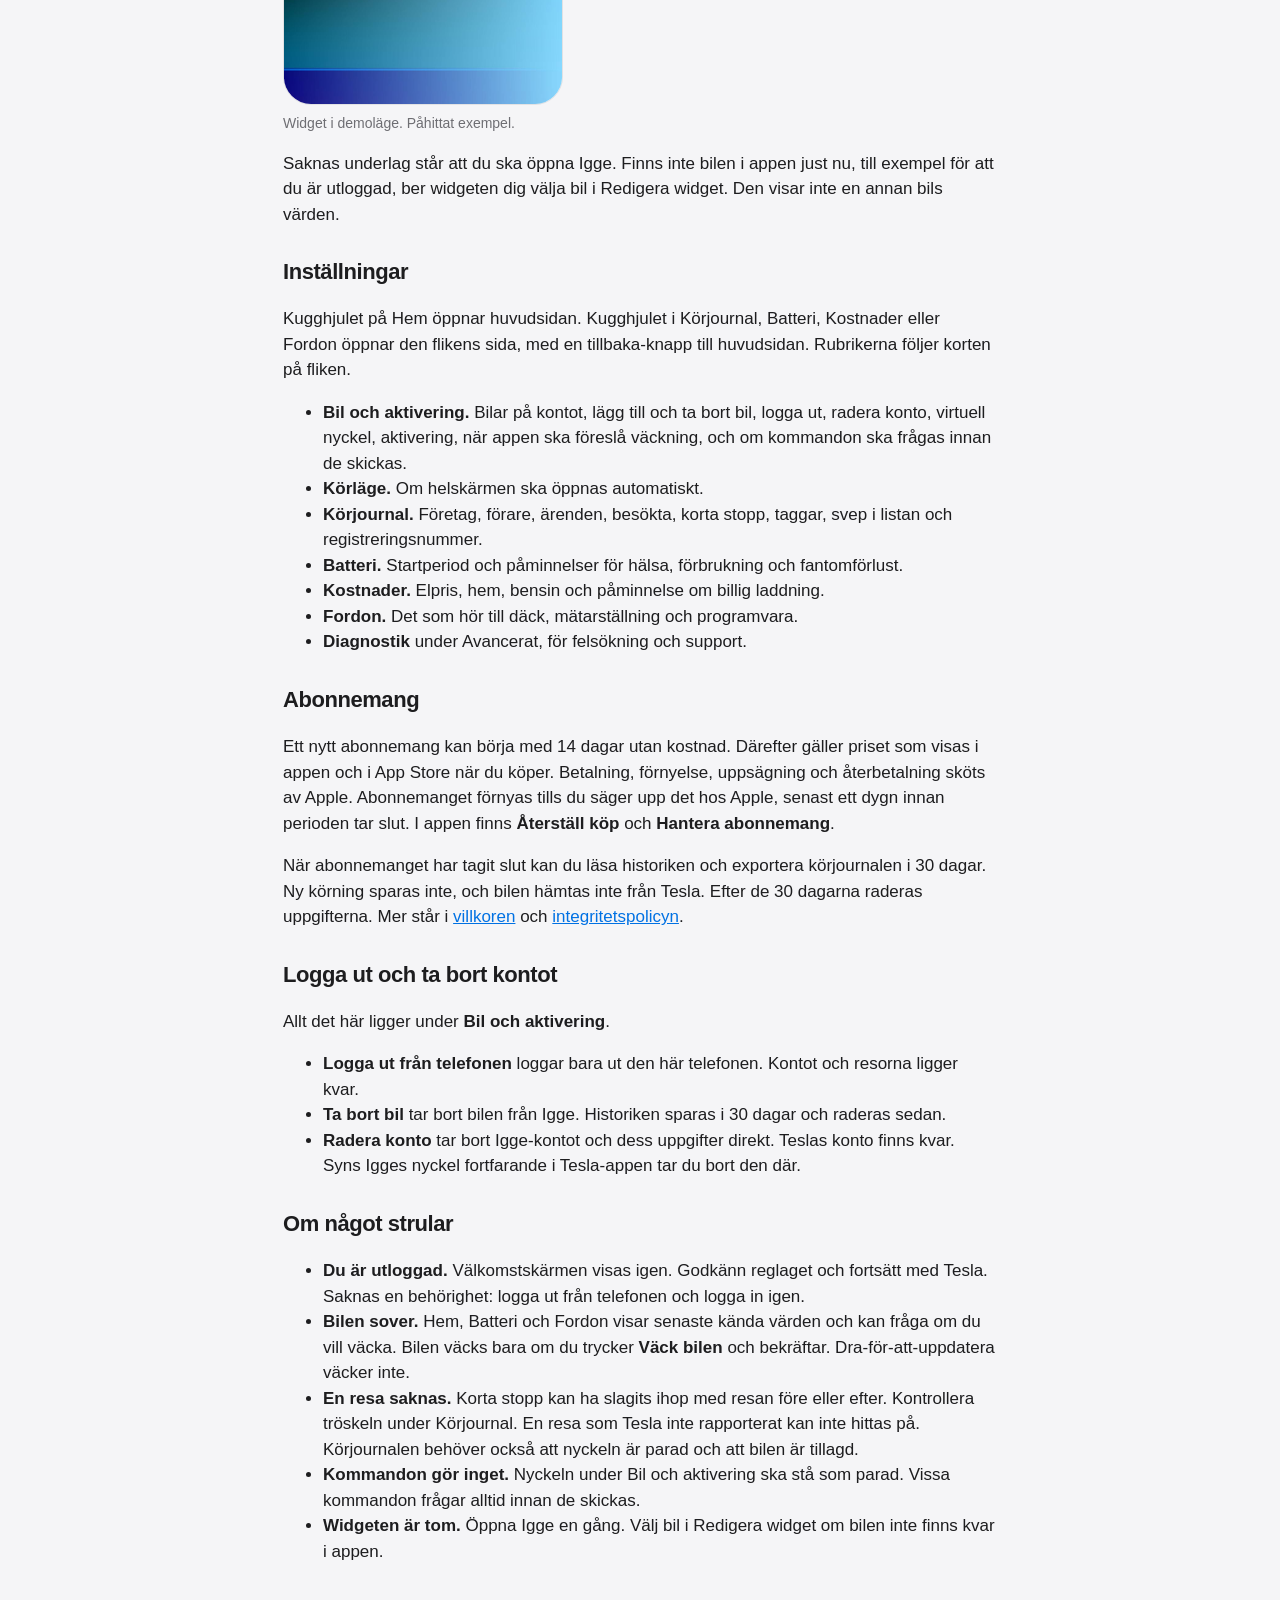
<file: guide/index.html>
<!doctype html>
<html lang="sv">
<head>
<meta charset="utf-8">
<meta name="viewport" content="width=device-width, initial-scale=1">
<title>Guide — Igge</title>
<meta name="description" content="Så kommer du igång med Igge och använder flikarna, körläget och widgetarna.">
<link rel="stylesheet" href="../style.css">
<link rel="icon" href="../favicon.ico" sizes="any">
<link rel="icon" type="image/png" sizes="32x32" href="../favicon-32.png">
<link rel="icon" type="image/png" sizes="16x16" href="../favicon-16.png">
<link rel="apple-touch-icon" href="../apple-touch-icon.png">
</head>
<body>
<header class="site-nav">
  <a class="site-brand" href="/"><img src="../images/app-icon.png" width="22" height="22" alt="">Igge</a>
  <nav class="site-links" aria-label="Sidor">
    <a href="/">Start</a>
    <a href="/guide/" aria-current="page">Guide</a>
    <a href="/villkor/">Villkor</a>
    <a href="/integritet/">Integritet</a>
  </nav>
</header>
<div class="hero">
  <div class="wrap policy">
<a class="home-pill" href="/"><img src="../images/app-icon.png" width="32" height="32" alt="">Till Igge</a>
<h1>Guide till Igge</h1>
<p>Så använder du appen. Bilderna är från demoläget, med påhittade exempel. Priset för abonnemanget står i App Store när du köper.</p>

<nav class="guide-jump" aria-label="Innehåll">
<p>Hoppa till</p>
<ol class="guide-toc">
<li><a href="#kom-igang">Kom igång</a></li>
<li><a href="#hem">Hem</a></li>
<li><a href="#korjournal">Körjournal</a></li>
<li><a href="#batteri">Batteri</a></li>
<li><a href="#kostnader">Kostnader</a></li>
<li><a href="#fordon">Fordon</a></li>
<li><a href="#korlage">Körläge</a></li>
<li><a href="#widgets">Widgets</a></li>
<li><a href="#installningar">Inställningar</a></li>
<li><a href="#abonnemang">Abonnemang</a></li>
<li><a href="#konto">Logga ut och ta bort kontot</a></li>
<li><a href="#felsokning">Om något strular</a></li>
</ol>
</nav>

<h2 id="kom-igang">Kom igång</h2>
<p>Igge hämtar bilens status, resor och laddning från ditt Tesla-konto till aMASE AB:s server i EU. Inget säljs eller delas.</p>
<figure class="guide-figure">
<img src="../images/guide/valkomst.jpg" width="900" height="1955" alt="Igges startskärm med knappen Fortsätt med Tesla." loading="lazy">
<figcaption>Startskärmen, med knappen Fortsätt med Tesla.</figcaption>
</figure>

<h3>Ladda ner</h3>
<p>Hämta Igge i App Store. På välkomstskärmen kan du antingen koppla din Tesla eller prova demoläget.</p>

<h3>Godkänn villkoren</h3>
<p>Reglaget <strong>Jag godkänner villkoren och integritetspolicyn</strong> måste vara på innan knappen <strong>Fortsätt med Tesla</strong> går att trycka. Länkarna öppnar <a href="/villkor/">villkoren</a> och <a href="/integritet/">integritetspolicyn</a>. Demoläget kräver inte godkännandet.</p>
<p>Är du redan inloggad och villkoren har uppdaterats kommer en egen skärm, <strong>Villkor</strong>, innan du kan fortsätta. Den visas inte ovanpå Körläge och inte medan bilen körs. Öppnar appen i Körläge väntar frågan tills Körläge stängs.</p>

<h3>Logga in med Tesla</h3>
<p>Knappen heter <strong>Fortsätt med Tesla</strong>. Tesla frågar då om Igge får använda kontot. Appen ber om de här behörigheterna:</p>
<ul>
<li><strong>openid</strong> och <strong>offline_access</strong>, så att du kan förbli inloggad.</li>
<li><strong>vehicle_device_data</strong>, så att status som batteri, lås och laddning kan hämtas.</li>
<li><strong>vehicle_location</strong>, så att bilens plats kan visas.</li>
<li><strong>vehicle_cmds</strong>, så att kommandon som lås kan skickas när du ber om det.</li>
<li><strong>vehicle_charging_cmds</strong>, för laddkommandon.</li>
</ul>
<p>Teslas egen dialog formulerar samma sak med sina ord. Saknas en behörighet senare kan du logga ut från telefonen och logga in igen.</p>

<h3>Välj eller lägg till bil</h3>
<p>Första gången heter skärmen <strong>Välj bil</strong>. Senare lägger du till en bil under Inställningar, <strong>Bil och aktivering</strong>, med <strong>Lägg till bil</strong>. Finns det fler bilar byter du bil genom att trycka på namnet på Hem. Ett abonnemang har ett tak för hur många bilar som får ligga i Igge. Är taket nått tar du bort en bil innan du lägger till en ny.</p>

<h3>Virtuell nyckel</h3>
<p>Körjournalen och kommandona i Fordon kräver Igges virtuella nyckel. Under <strong>Bil och aktivering</strong> står om nyckeln är parad, saknas eller inte är kontrollerad. Saknas den finns knappen <strong>Para nyckeln i Tesla-appen</strong>. Para den en gång. Utan parad nyckel kan kommandon inte skickas, och körjournalen kan säga att nyckeln saknas.</p>

<h3>Plats</h3>
<p>Igge frågar om platsen <strong>när appen används</strong>, inte i bakgrunden. I Körläge används telefonens GPS till fartmätaren när värdet är färskt och tillräckligt säkert. Annars visas bilens fart. Platsen skickas inte till Tesla. I Navigera, som öppnas från Hem, används telefonens plats bara som reserv när bilen själv inte har en position.</p>

<h3>Notiser</h3>
<p>Notiser är av tills du slår på dem. De som finns är lokala påminnelser: billigaste tiden att ladda, däckbyte, kalibrering av ett LFP-batteri och ny programvara. De väcker inte bilen. iOS frågar om tillåtelse första gången en sådan påminnelse slås på.</p>

<h3>Demoläge</h3>
<p><strong>Prova demoläge</strong> visar påhittade bilar och påhittade siffror. Inget konto kopplas och inget skickas till en riktig bil. En rad överst säger <strong>Demoläge</strong>. <strong>Avsluta demo</strong> går tillbaka till välkomstskärmen och rör inte ett riktigt konto.</p>

<h3>Delad bil</h3>
<p>Varje Igge-konto har sin egen körjournal. Använder flera konton samma bil ligger journalerna kvar var för sig. Den som tar emot kördatan kan, under <strong>Bil och aktivering</strong>, slå på <strong>Dela nya resor</strong> och <strong>Dela äldre historik</strong>. Nya resor kopieras då till de andra Igge-kontona på bilen, från den dag kontot lades till. Äldre historik delas bara om den andra brytaren är på. Är du ägare men kördatan går till ett annat konto kan du trycka <strong>Ta över kördatan</strong>. Då går nya kördata till ditt konto. Den andra journalen ligger kvar.</p>

<h2 id="hem">Hem</h2>
<p>Hem är en överblick utan eget periodval. Dra nedåt för att läsa om från servern. Det väcker inte bilen. Bara knappen <strong>Väck bilen</strong> gör det, och då efter en bekräftelse.</p>
<figure class="guide-figure">
<img src="../images/phone/hem.jpg" width="900" height="4369" alt="Hem i demoläge: bil, laddning, lås och senaste resor.">
<figcaption>Hem i demoläge. Påhittat exempel.</figcaption>
</figure>
<p>Överst syns bilens namn, modell och om den är online, sover eller offline. Finns flera bilar är namnet en väljare. Är värdena inte färska står hur gamla de är.</p>
<p>Korten under, i den här ordningen:</p>
<ul>
<li><strong>Bilen.</strong> Laddnivå, räckvidd, laddning, lås och klimat. Pågår en laddning växer kortet.</li>
<li><strong>Körning</strong>, bara när bilen kör. Öppnar Körläge. En live-karta kan ligga längre ner.</li>
<li><strong>Senaste resor.</strong> Visar i dag om det finns resor i dag, annars i går, annars sju dagar, 30 dagar och i år. Tryck för att öppna Körjournal.</li>
<li><strong>Batteri.</strong> Kort överblick och eventuella påminnelser, till exempel kallt batteri eller LFP. Tryck för att öppna Batteri.</li>
<li><strong>Kostnader.</strong> Samma periodlogik som resorna. Tryck för att öppna Kostnader. Finns ett förslag på hemadress kan det ligga direkt under.</li>
<li><strong>Fordon.</strong> Varningar och påminnelser, till exempel däckbyte om det är påslaget. Tryck för att öppna Fordon.</li>
<li><strong>Plats</strong>, när bilen står stilla och har en position.</li>
</ul>
<p>Kugghjulet på Hem öppnar inställningarnas huvudsida. <strong>Navigera</strong> söker mål och kan skicka ett valt mål till bilen.</p>

<h2 id="korjournal">Körjournal</h2>
<p>Servern sparar resorna. Appen visar, redigerar och exporterar dem. Du ansvarar själv för att kontrollera journalen innan den används mot Skatteverket eller en arbetsgivare.</p>
<figure class="guide-figure">
<img src="../images/phone/journal.jpg" width="900" height="3371" alt="Körjournal i demoläge, med tjänst, privat och export.">
<figcaption>Körjournal i demoläge. Påhittat exempel.</figcaption>
</figure>
<p>Öppna en resa för att sätta <strong>tagg</strong>, <strong>ärende</strong>, <strong>besökt</strong> och <strong>förare</strong>. En tagg per resa. Varje tagg räknas som tjänst eller privat i exporten. Privat och Tjänst kan byta namn men inte typ, och de kan inte tas bort. En tagg kan ha förval för förare, ärende och besökt. De fylls bara i tomma fält när taggen väljs.</p>
<p>I listan kan du svepa en resa åt höger eller vänster för att sätta den tagg du valt under inställningarna. Håll in en resa för att välja bland alla taggar. Då ändras bara taggen.</p>
<p><strong>Automatisk tagg.</strong> En regel kan sätta tagg på resor som startar eller slutar inom 150 meter från en plats. Den gäller nya resor. Tidigare resor ändras bara om du trycker <strong>Tillämpa</strong>, och då bara om de saknar tagg och inte är låsta.</p>
<p><strong>Korta stopp.</strong> Under inställningarna, <strong>Slå ihop stopp kortare än</strong>, väljer du 2, 5, 10 eller 15 minuter. Ett stopp kortare än så blir en resa i stället för två. Ändrar du tröskeln räknas olåsta resor från de senaste 30 dagarna om. En sammanslagen resa kan delas igen med <strong>Dela upp resa</strong>.</p>
<p><strong>Lås resan</strong> när månaden är klar. En låst resa kan inte ändras eller slås ihop.</p>
<p><strong>Export</strong> finns som CSV, detaljerad CSV eller PDF. PDF:en är till för att skrivas under. Perioden väljs i exporten. Registreringsnummer och företagsuppgifter, om du fyllt i dem, står i huvudet. Månaden överst i listan styr bara vad som visas, inte exportens period.</p>

<h2 id="batteri">Batteri</h2>
<p>Fliken visar laddnivå, räckvidd, pågående laddning, batterihälsa, förbrukning och fantomförlust. Appen väcker inte bilen för att mäta. Är värdena gamla kan ett väckningskort ligga överst, samma fråga som på Hem.</p>
<figure class="guide-figure">
<img src="../images/phone/batteri.jpg" width="900" height="2661" alt="Batteri i demoläge: laddnivå, hälsa och förbrukning.">
<figcaption>Batteri i demoläge. Påhittat exempel.</figcaption>
</figure>
<ul>
<li><strong>Laddnivå</strong> är bilens procent. <strong>Räckvidd</strong> är bilens egen siffra.</li>
<li><strong>Batterihälsa</strong> är uppmätt kapacitet jämfört med bilen som ny, som andel. Den visas först när osäkerheten är liten, inom ungefär två procentenheter. Den är inte ett officiellt mått från Tesla och kan variera med temperatur och bilens kalibrering.</li>
<li><strong>Förbrukning</strong> visas över tid, i Wh/km.</li>
<li><strong>Fantomförlust</strong> är energi som försvinner när bilen står.</li>
<li>Har bilen ett LFP-batteri kan en påminnelse säga att det gått mer än ungefär en vecka sedan 100&nbsp;%. Den syns i kortet och, om du slagit på den, som notis.</li>
</ul>
<p>Inställningarna för fliken öppnas med kugghjulet och heter <strong>Batteri</strong>. Där finns bland annat startperiod, LFP-påminnelse, förbrukning och fantomförlust.</p>

<h2 id="kostnader">Kostnader</h2>
<p>Kostnaderna är uppskattningar. Hemmaladdning räknas från spotpris och de avgifter du angett. Supercharger följer Teslas laddhistorik. Appen kan inte starta eller styra laddningen.</p>
<figure class="guide-figure">
<img src="../images/phone/kostnader.jpg" width="900" height="5496" alt="Kostnader i demoläge, räknat på påhittade resor.">
<figcaption>Kostnader i demoläge. Påhittat exempel.</figcaption>
</figure>
<p>Perioden följer det som finns: i dag, annars i går, annars 7 dagar, 30 dagar och i år. Du kan också välja period i fliken.</p>
<ul>
<li><strong>Kostnad per mil</strong> räknas från körningen och elpriset.</li>
<li><strong>Laddkostnad</strong> skiljer på hemma och Supercharger.</li>
<li><strong>Jämfört med bensin</strong> ställer samma sträcka mot ett bensinpris du anger.</li>
<li><strong>Billigast att ladda</strong> visar timpris och spotpris för kommande dygn, och ett fönster som är billigare än att ladda nu, när avtalet varierar under dygnet. Schemalagd laddning ställer du in i Tesla-appen eller i bilen.</li>
<li><strong>Senaste hemmaladdningar</strong> listar laddningar hemma.</li>
</ul>
<p>Kugghjulet öppnar <strong>Kostnader</strong>: elområde, hem, nät och påslag, jämförelsen med bensin, och om du vill bli påmind när det är billigt att ladda. Hem används också för att se om en laddning räknas som hemmaladdning.</p>

<h2 id="fordon">Fordon</h2>
<p>Status för bilen. Styrning som hör till körningen sitter i Körläge, inte här. Väckning fungerar som på Hem och Batteri.</p>
<figure class="guide-figure">
<img src="../images/phone/fordon.jpg" width="900" height="6605" alt="Fordon i demoläge: varningar, lås, däck och fordonsinfo.">
<figcaption>Fordon i demoläge. Påhittat exempel.</figcaption>
</figure>
<ul>
<li><strong>Senaste varningar</strong> och sådant som redan är åtgärdat.</li>
<li><strong>Lås och luckor</strong>, och klimat om bilen rapporterar det.</li>
<li><strong>Däck</strong>, mätarställning och programvara, med historik där servern har underlag.</li>
<li><strong>Fordonsinfo</strong> med modell och VIN.</li>
</ul>
<p>Kommandon, till exempel lås, frunk, bagagelucka, fönster, tuta och hastighetsbegränsning, kräver den virtuella nyckeln. Lås upp, frunk, bagagelucka, fönster, tuta och hastighetsbegränsning frågar alltid innan något skickas. Övriga kommandon frågar om <strong>Fråga innan kommandon skickas</strong> är på, under <strong>Bil och aktivering</strong>.</p>

<h2 id="korlage">Körläge</h2>
<p>Körläget öppnas i helskärm när bilen börjar köra och appen är öppen, om <strong>Visa körläge automatiskt</strong> är på. Stänger du det öppnas det igen först vid nästa körning. Du kan också öppna det från kortet på Hem.</p>
<figure class="guide-figure">
<img src="../images/phone/korlage.jpg" width="900" height="1955" alt="Körläge i demoläge: fartmätare, hastighetsskylt och energi i Wh/km.">
<figcaption>Körläge i demoläge. Påhittat exempel.</figcaption>
</figure>
<p>Fartmätaren är en stor siffra och en tunn stapel. Den använder telefonens GPS ungefär en gång i sekunden när värdet är färskt och säkert. Annars visas bilens fart. Under den syns energin just nu och snittet i Wh/km, och resans tid, sträcka och batteri. Finns ett mål visas gatan och ungefärlig tid, utan karta.</p>
<p>En hastighetsgräns kan visas som stöd. Den hämtas från öppna kartdata och kan vara fel, till exempel vid vägarbete eller en ny skylt. Det är alltid du som förare som följer vägmärken och trafikregler. Håll blicken på vägen. Ställ in det du behöver innan du kör, eller låt en passagerare sköta telefonen. Samma sak står i <a href="/villkor/">villkoren</a>.</p>

<h2 id="widgets">Widgets</h2>
<p>På hemskärmen: håll in, välj widgetgalleriet och Igge. Det finns två widgetar, <strong>Körjournal</strong> och <strong>Batteri</strong>. Båda finns i litet, mellan och stort format. I <strong>Redigera widget</strong> väljer du bil. För körjournalen väljer du också vad som visas, till exempel senaste resor eller en period. Större format kan lägga till körtid, snitt och energi.</p>
<figure class="guide-figure">
<img src="../images/phone/widgets.jpg" width="900" height="1961" alt="Hemskärm med Igges batteriwidget i demoläge.">
<figcaption>Widget i demoläge. Påhittat exempel.</figcaption>
</figure>
<p>Saknas underlag står att du ska öppna Igge. Finns inte bilen i appen just nu, till exempel för att du är utloggad, ber widgeten dig välja bil i Redigera widget. Den visar inte en annan bils värden.</p>

<h2 id="installningar">Inställningar</h2>
<p>Kugghjulet på Hem öppnar huvudsidan. Kugghjulet i Körjournal, Batteri, Kostnader eller Fordon öppnar den flikens sida, med en tillbaka-knapp till huvudsidan. Rubrikerna följer korten på fliken.</p>
<ul>
<li><strong>Bil och aktivering.</strong> Bilar på kontot, lägg till och ta bort bil, logga ut, radera konto, virtuell nyckel, aktivering, när appen ska föreslå väckning, och om kommandon ska frågas innan de skickas.</li>
<li><strong>Körläge.</strong> Om helskärmen ska öppnas automatiskt.</li>
<li><strong>Körjournal.</strong> Företag, förare, ärenden, besökta, korta stopp, taggar, svep i listan och registreringsnummer.</li>
<li><strong>Batteri.</strong> Startperiod och påminnelser för hälsa, förbrukning och fantomförlust.</li>
<li><strong>Kostnader.</strong> Elpris, hem, bensin och påminnelse om billig laddning.</li>
<li><strong>Fordon.</strong> Det som hör till däck, mätarställning och programvara.</li>
<li><strong>Diagnostik</strong> under Avancerat, för felsökning och support.</li>
</ul>

<h2 id="abonnemang">Abonnemang</h2>
<p>Ett nytt abonnemang kan börja med 14 dagar utan kostnad. Därefter gäller priset som visas i appen och i App Store när du köper. Betalning, förnyelse, uppsägning och återbetalning sköts av Apple. Abonnemanget förnyas tills du säger upp det hos Apple, senast ett dygn innan perioden tar slut. I appen finns <strong>Återställ köp</strong> och <strong>Hantera abonnemang</strong>.</p>
<p>När abonnemanget har tagit slut kan du läsa historiken och exportera körjournalen i 30 dagar. Ny körning sparas inte, och bilen hämtas inte från Tesla. Efter de 30 dagarna raderas uppgifterna. Mer står i <a href="/villkor/">villkoren</a> och <a href="/integritet/">integritetspolicyn</a>.</p>

<h2 id="konto">Logga ut och ta bort kontot</h2>
<p>Allt det här ligger under <strong>Bil och aktivering</strong>.</p>
<ul>
<li><strong>Logga ut från telefonen</strong> loggar bara ut den här telefonen. Kontot och resorna ligger kvar.</li>
<li><strong>Ta bort bil</strong> tar bort bilen från Igge. Historiken sparas i 30 dagar och raderas sedan.</li>
<li><strong>Radera konto</strong> tar bort Igge-kontot och dess uppgifter direkt. Teslas konto finns kvar. Syns Igges nyckel fortfarande i Tesla-appen tar du bort den där.</li>
</ul>

<h2 id="felsokning">Om något strular</h2>
<ul>
<li><strong>Du är utloggad.</strong> Välkomstskärmen visas igen. Godkänn reglaget och fortsätt med Tesla. Saknas en behörighet: logga ut från telefonen och logga in igen.</li>
<li><strong>Bilen sover.</strong> Hem, Batteri och Fordon visar senaste kända värden och kan fråga om du vill väcka. Bilen väcks bara om du trycker <strong>Väck bilen</strong> och bekräftar. Dra-för-att-uppdatera väcker inte.</li>
<li><strong>En resa saknas.</strong> Korta stopp kan ha slagits ihop med resan före eller efter. Kontrollera tröskeln under Körjournal. En resa som Tesla inte rapporterat kan inte hittas på. Körjournalen behöver också att nyckeln är parad och att bilen är tillagd.</li>
<li><strong>Kommandon gör inget.</strong> Nyckeln under Bil och aktivering ska stå som parad. Vissa kommandon frågar alltid innan de skickas.</li>
<li><strong>Widgeten är tom.</strong> Öppna Igge en gång. Välj bil i Redigera widget om bilen inte finns kvar i appen.</li>
</ul>
<aside class="ad-banner">
  <p class="ad-label">Annons</p>
  <a href="https://www.tesma.se/" target="_blank" rel="noopener">
    <picture>
      <source media="(max-width: 700px)" srcset="../images/tesma-banner-responsiv.webp" type="image/webp">
      <source media="(max-width: 700px)" srcset="../images/tesma-banner-responsiv.jpg">
      <source srcset="../images/tesma-banner.webp" type="image/webp">
      <img src="../images/tesma-banner.jpg" width="1920" height="500" alt="TESMA.SE – utvalda Tesla-tillbehör till Sveriges bästa priser" loading="lazy">
    </picture>
  </a>
</aside>
</div>
</div>
<div class="wrap">
<footer>
  <p class="copy">© 2026 aMASE AB. Alla rättigheter förbehållna.</p>
  <p>aMASE AB, Tygelvägen 8, 746 39 Bålsta · <a href="mailto:igge@amase.se">igge@amase.se</a> · <a href="../">Igge</a> · <a href="/villkor/">Villkor</a> · <a href="/integritet/">Integritetspolicy</a></p>
  <p>Igge är en fristående app från aMASE AB och använder Teslas officiella Fleet API. Tesla är ett varumärke som tillhör Tesla, Inc. Appen är gjord för Tesla-bilar.</p>
</footer>
</div>
<script>
(function () {
  var links = document.querySelectorAll(".guide-toc a");
  var map = {};
  links.forEach(function (a) {
    var id = (a.getAttribute("href") || "").slice(1);
    if (id) map[id] = a;
  });
  if (!("IntersectionObserver" in window)) return;
  var current = null;
  var obs = new IntersectionObserver(function (entries) {
    entries.forEach(function (entry) {
      if (!entry.isIntersecting) return;
      var a = map[entry.target.id];
      if (!a || a === current) return;
      if (current) current.removeAttribute("aria-current");
      a.setAttribute("aria-current", "true");
      current = a;
    });
  }, { rootMargin: "-30% 0px -60% 0px" });
  Object.keys(map).forEach(function (id) {
    var el = document.getElementById(id);
    if (el) obs.observe(el);
  });
})();
</script>
</body>
</html>
</file>
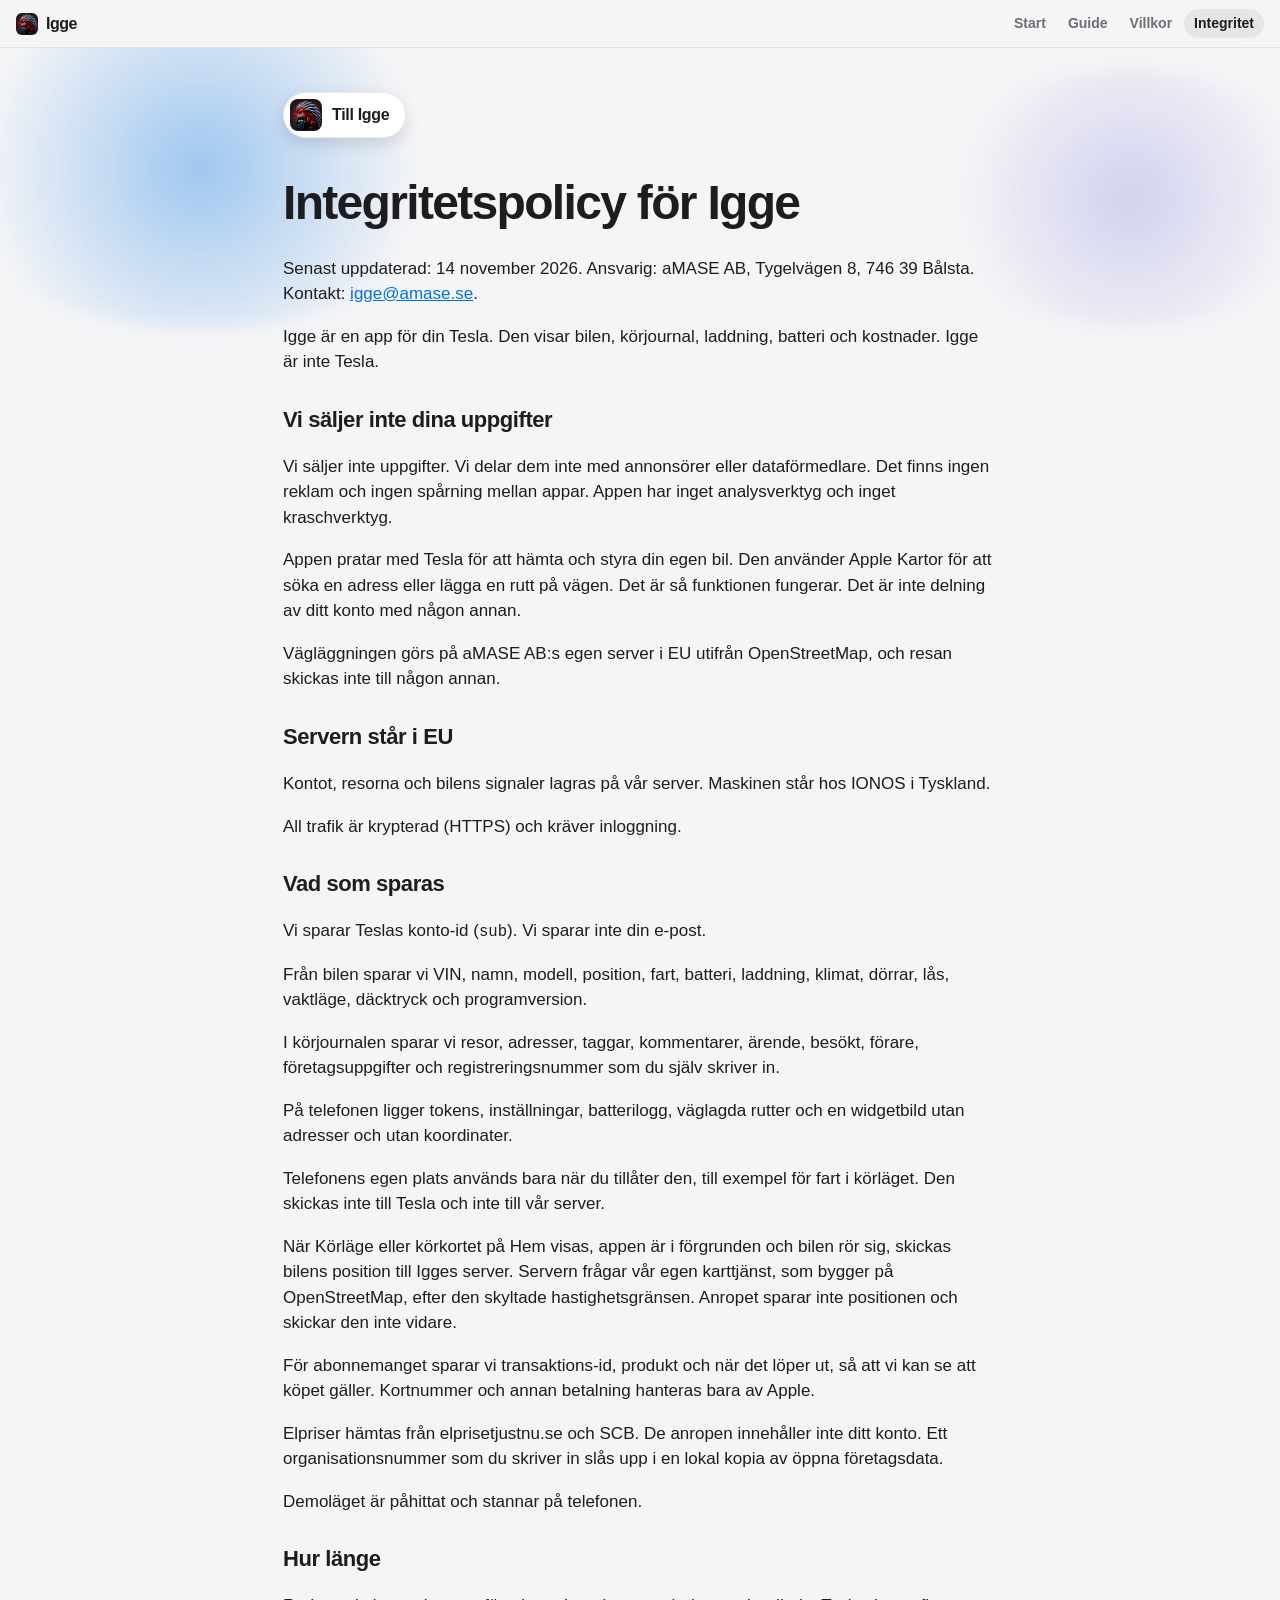
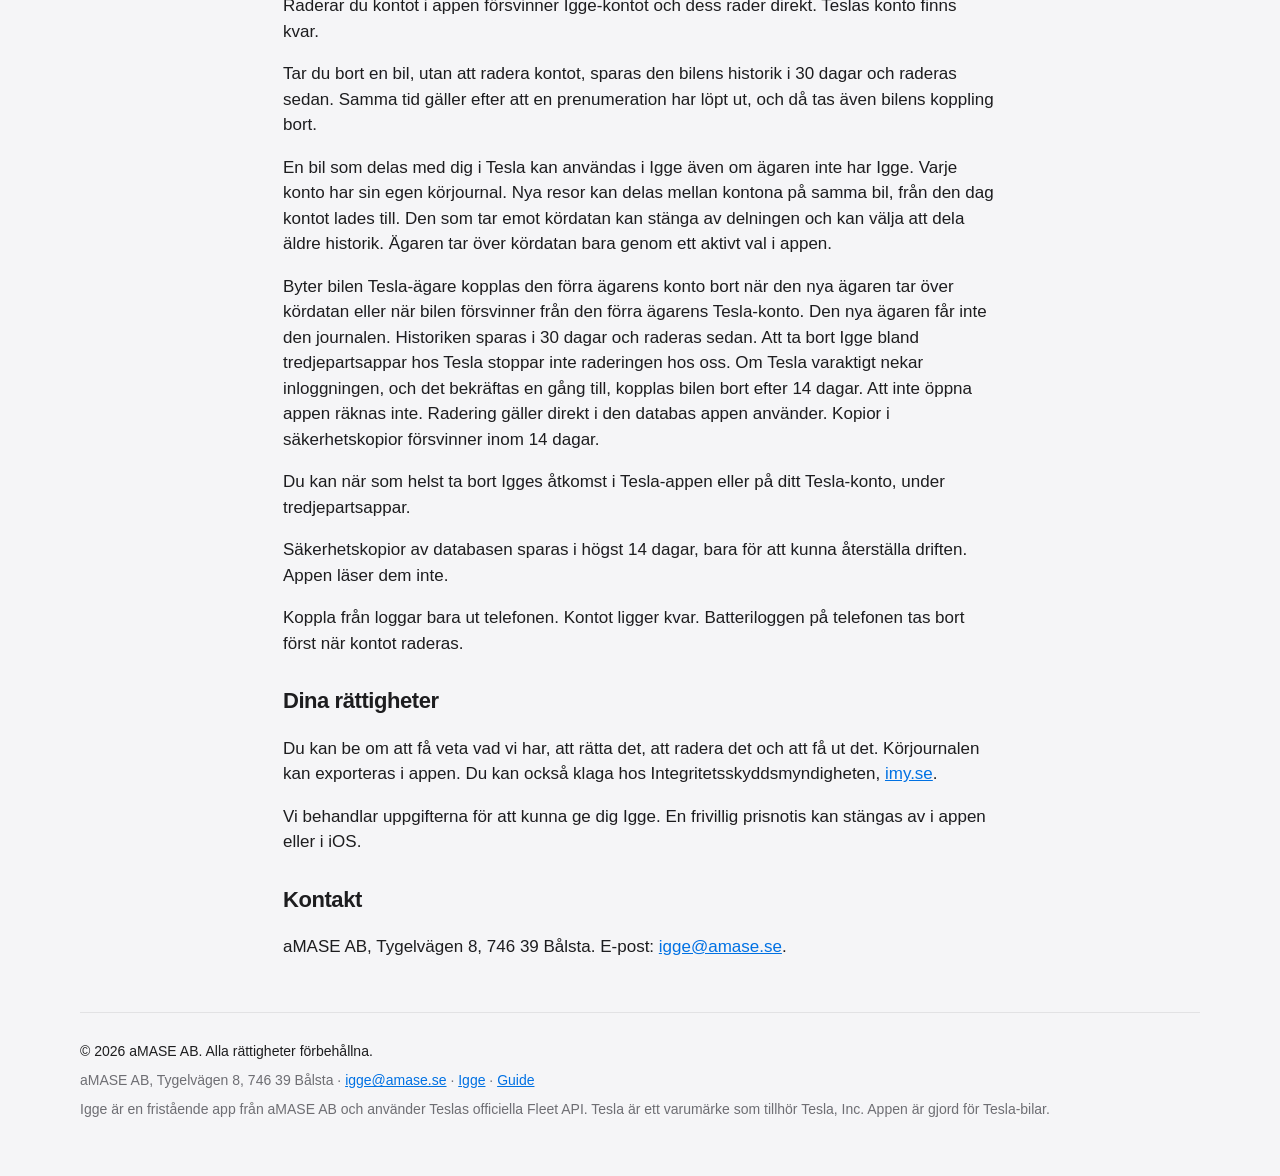
<file: integritet/index.html>
<!doctype html>
<html lang="sv">
<head>
<meta charset="utf-8">
<meta name="viewport" content="width=device-width, initial-scale=1">
<title>Integritetspolicy — Igge</title>
<meta name="description" content="Integritetspolicy för Igge, från aMASE AB.">
<link rel="stylesheet" href="../style.css">
<link rel="icon" href="../favicon.ico" sizes="any">
<link rel="icon" type="image/png" sizes="32x32" href="../favicon-32.png">
<link rel="icon" type="image/png" sizes="16x16" href="../favicon-16.png">
<link rel="apple-touch-icon" href="../apple-touch-icon.png">
</head>
<body>
<header class="site-nav">
  <a class="site-brand" href="/"><img src="../images/app-icon.png" width="22" height="22" alt="">Igge</a>
  <nav class="site-links" aria-label="Sidor">
    <a href="/">Start</a>
    <a href="/guide/">Guide</a>
    <a href="/villkor/">Villkor</a>
    <a href="/integritet/" aria-current="page">Integritet</a>
  </nav>
</header>
<div class="hero">
  <div class="wrap policy">
<a class="home-pill" href="/"><img src="../images/app-icon.png" width="32" height="32" alt="">Till Igge</a>
<h1>Integritetspolicy för Igge</h1>
<p>Senast uppdaterad: 14 november 2026. Ansvarig: aMASE AB, Tygelvägen 8, 746 39 Bålsta. Kontakt: <a href="mailto:igge@amase.se">igge@amase.se</a>.</p>
<p>Igge är en app för din Tesla. Den visar bilen, körjournal, laddning, batteri och kostnader. Igge är inte Tesla.</p>

<h2>Vi säljer inte dina uppgifter</h2>
<p>Vi säljer inte uppgifter. Vi delar dem inte med annonsörer eller dataförmedlare. Det finns ingen reklam och ingen spårning mellan appar. Appen har inget analysverktyg och inget kraschverktyg.</p>
<p>Appen pratar med Tesla för att hämta och styra din egen bil. Den använder Apple Kartor för att söka en adress eller lägga en rutt på vägen. Det är så funktionen fungerar. Det är inte delning av ditt konto med någon annan.</p>
<p>Vägläggningen görs på aMASE AB:s egen server i EU utifrån OpenStreetMap, och resan skickas inte till någon annan.</p>

<h2>Servern står i EU</h2>
<p>Kontot, resorna och bilens signaler lagras på vår server. Maskinen står hos IONOS i Tyskland.</p>
<p>All trafik är krypterad (HTTPS) och kräver inloggning.</p>

<h2>Vad som sparas</h2>
<p>Vi sparar Teslas konto-id (<code>sub</code>). Vi sparar inte din e-post.</p>
<p>Från bilen sparar vi VIN, namn, modell, position, fart, batteri, laddning, klimat, dörrar, lås, vaktläge, däcktryck och programversion.</p>
<p>I körjournalen sparar vi resor, adresser, taggar, kommentarer, ärende, besökt, förare, företagsuppgifter och registreringsnummer som du själv skriver in.</p>
<p>På telefonen ligger tokens, inställningar, batterilogg, väglagda rutter och en widgetbild utan adresser och utan koordinater.</p>
<p>Telefonens egen plats används bara när du tillåter den, till exempel för fart i körläget. Den skickas inte till Tesla och inte till vår server.</p>
<p>När Körläge eller körkortet på Hem visas, appen är i förgrunden och bilen rör sig, skickas bilens position till Igges server. Servern frågar vår egen karttjänst, som bygger på OpenStreetMap, efter den skyltade hastighetsgränsen. Anropet sparar inte positionen och skickar den inte vidare.</p>
<p>För abonnemanget sparar vi transaktions-id, produkt och när det löper ut, så att vi kan se att köpet gäller. Kortnummer och annan betalning hanteras bara av Apple.</p>
<p>Elpriser hämtas från elprisetjustnu.se och SCB. De anropen innehåller inte ditt konto. Ett organisationsnummer som du skriver in slås upp i en lokal kopia av öppna företagsdata.</p>
<p>Demoläget är påhittat och stannar på telefonen.</p>

<h2>Hur länge</h2>
<p>Raderar du kontot i appen försvinner Igge-kontot och dess rader direkt. Teslas konto finns kvar.</p>
<p>Tar du bort en bil, utan att radera kontot, sparas den bilens historik i 30 dagar och raderas sedan. Samma tid gäller efter att en prenumeration har löpt ut, och då tas även bilens koppling bort.</p>
<p>En bil som delas med dig i Tesla kan användas i Igge även om ägaren inte har Igge. Varje konto har sin egen körjournal. Nya resor kan delas mellan kontona på samma bil, från den dag kontot lades till. Den som tar emot kördatan kan stänga av delningen och kan välja att dela äldre historik. Ägaren tar över kördatan bara genom ett aktivt val i appen.</p>
<p>Byter bilen Tesla-ägare kopplas den förra ägarens konto bort när den nya ägaren tar över kördatan eller när bilen försvinner från den förra ägarens Tesla-konto. Den nya ägaren får inte den journalen. Historiken sparas i 30 dagar och raderas sedan. Att ta bort Igge bland tredjepartsappar hos Tesla stoppar inte raderingen hos oss. Om Tesla varaktigt nekar inloggningen, och det bekräftas en gång till, kopplas bilen bort efter 14 dagar. Att inte öppna appen räknas inte. Radering gäller direkt i den databas appen använder. Kopior i säkerhetskopior försvinner inom 14 dagar.</p>
<p>Du kan när som helst ta bort Igges åtkomst i Tesla-appen eller på ditt Tesla-konto, under tredjepartsappar.</p>
<p>Säkerhetskopior av databasen sparas i högst 14 dagar, bara för att kunna återställa driften. Appen läser dem inte.</p>
<p>Koppla från loggar bara ut telefonen. Kontot ligger kvar. Batteriloggen på telefonen tas bort först när kontot raderas.</p>

<h2>Dina rättigheter</h2>
<p>Du kan be om att få veta vad vi har, att rätta det, att radera det och att få ut det. Körjournalen kan exporteras i appen. Du kan också klaga hos Integritetsskyddsmyndigheten, <a href="https://www.imy.se/">imy.se</a>.</p>
<p>Vi behandlar uppgifterna för att kunna ge dig Igge. En frivillig prisnotis kan stängas av i appen eller i iOS.</p>

<h2>Kontakt</h2>
<p>aMASE AB, Tygelvägen 8, 746 39 Bålsta. E-post: <a href="mailto:igge@amase.se">igge@amase.se</a>.</p>
</div>
</div>
<div class="wrap">
<footer>
  <p class="copy">© 2026 aMASE AB. Alla rättigheter förbehållna.</p>
  <p>aMASE AB, Tygelvägen 8, 746 39 Bålsta · <a href="mailto:igge@amase.se">igge@amase.se</a> · <a href="../">Igge</a> · <a href="/guide/">Guide</a></p>
  <p>Igge är en fristående app från aMASE AB och använder Teslas officiella Fleet API. Tesla är ett varumärke som tillhör Tesla, Inc. Appen är gjord för Tesla-bilar.</p>
</footer>
</div>
</body>
</html>
</file>
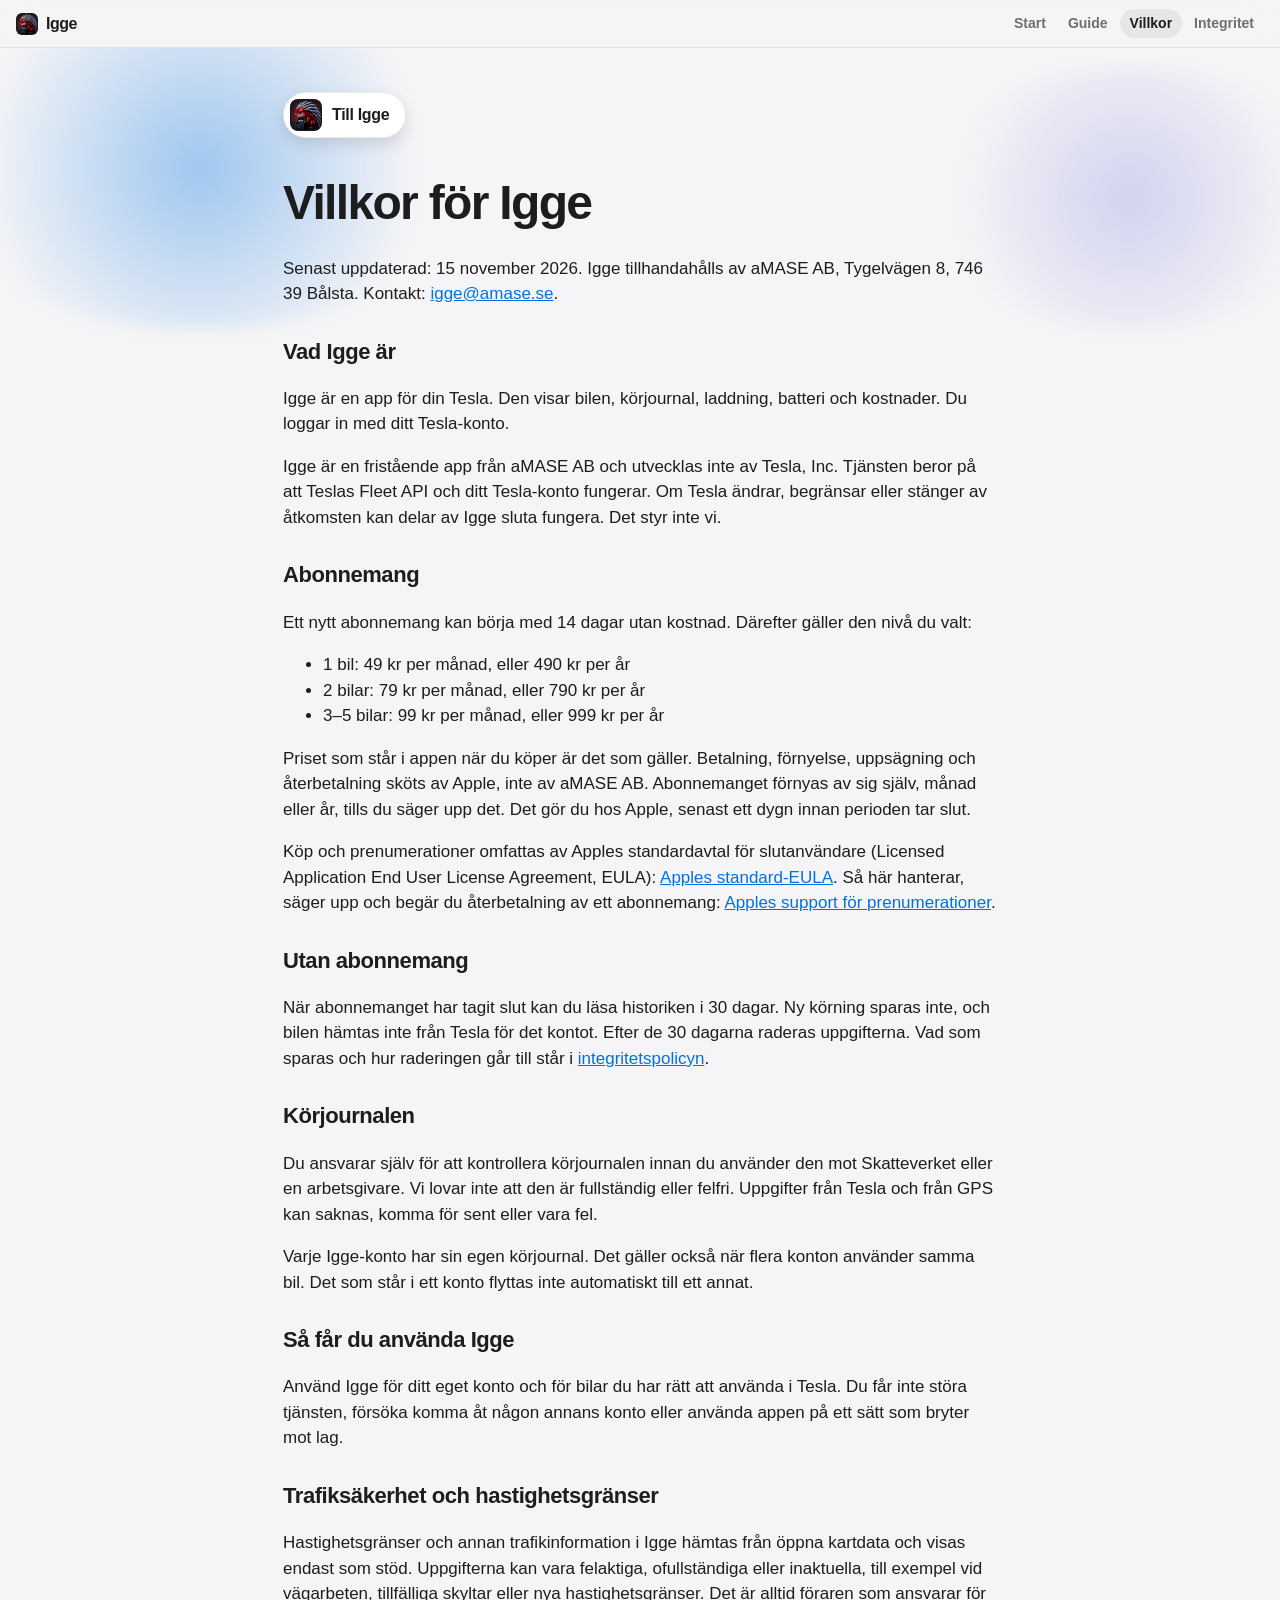
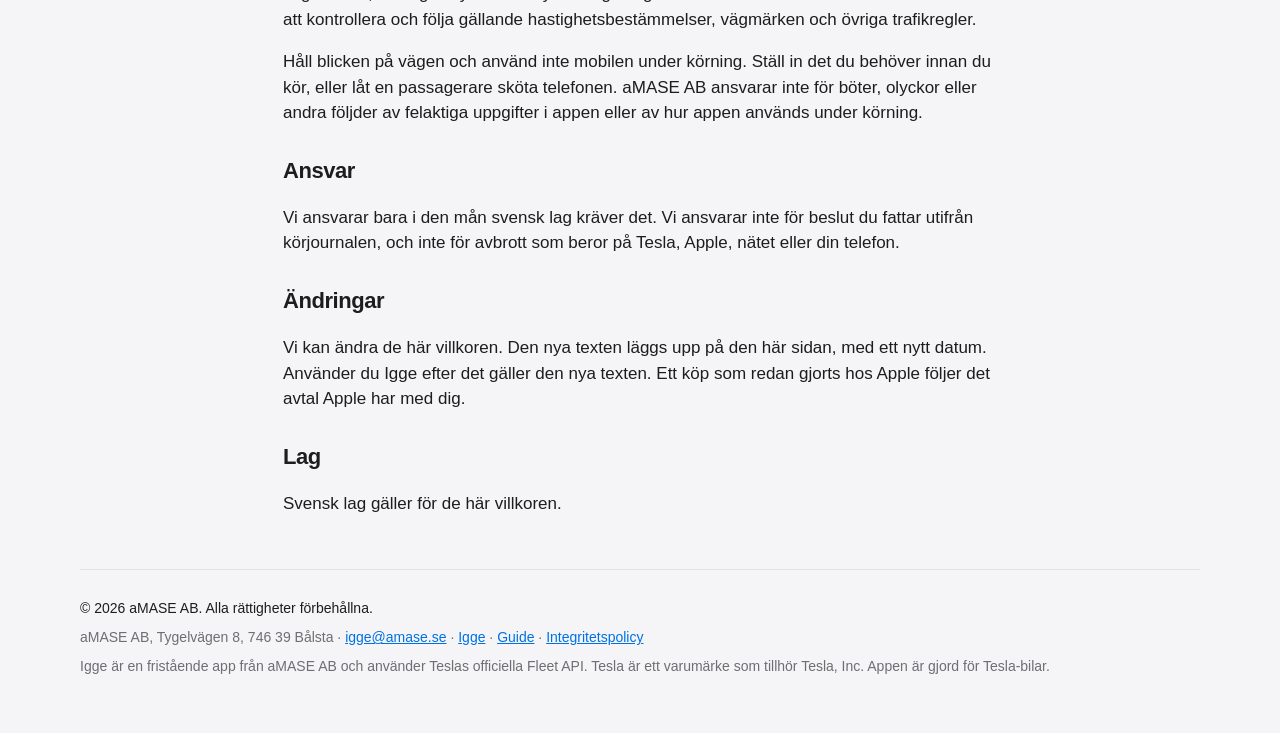
<file: villkor/index.html>
<!doctype html>
<html lang="sv">
<head>
<meta charset="utf-8">
<meta name="viewport" content="width=device-width, initial-scale=1">
<title>Villkor — Igge</title>
<meta name="description" content="Villkor för Igge, från aMASE AB.">
<link rel="stylesheet" href="../style.css">
<link rel="icon" href="../favicon.ico" sizes="any">
<link rel="icon" type="image/png" sizes="32x32" href="../favicon-32.png">
<link rel="icon" type="image/png" sizes="16x16" href="../favicon-16.png">
<link rel="apple-touch-icon" href="../apple-touch-icon.png">
</head>
<body>
<header class="site-nav">
  <a class="site-brand" href="/"><img src="../images/app-icon.png" width="22" height="22" alt="">Igge</a>
  <nav class="site-links" aria-label="Sidor">
    <a href="/">Start</a>
    <a href="/guide/">Guide</a>
    <a href="/villkor/" aria-current="page">Villkor</a>
    <a href="/integritet/">Integritet</a>
  </nav>
</header>
<div class="hero">
  <div class="wrap policy">
<a class="home-pill" href="/"><img src="../images/app-icon.png" width="32" height="32" alt="">Till Igge</a>
<h1>Villkor för Igge</h1>
<p>Senast uppdaterad: 15 november 2026. Igge tillhandahålls av aMASE AB, Tygelvägen 8, 746 39 Bålsta. Kontakt: <a href="mailto:igge@amase.se">igge@amase.se</a>.</p>

<h2>Vad Igge är</h2>
<p>Igge är en app för din Tesla. Den visar bilen, körjournal, laddning, batteri och kostnader. Du loggar in med ditt Tesla-konto.</p>
<p>Igge är en fristående app från aMASE AB och utvecklas inte av Tesla, Inc. Tjänsten beror på att Teslas Fleet API och ditt Tesla-konto fungerar. Om Tesla ändrar, begränsar eller stänger av åtkomsten kan delar av Igge sluta fungera. Det styr inte vi.</p>

<h2>Abonnemang</h2>
<p>Ett nytt abonnemang kan börja med 14 dagar utan kostnad. Därefter gäller den nivå du valt:</p>
<ul>
<li>1 bil: 49 kr per månad, eller 490 kr per år</li>
<li>2 bilar: 79 kr per månad, eller 790 kr per år</li>
<li>3–5 bilar: 99 kr per månad, eller 999 kr per år</li>
</ul>
<p>Priset som står i appen när du köper är det som gäller. Betalning, förnyelse, uppsägning och återbetalning sköts av Apple, inte av aMASE AB. Abonnemanget förnyas av sig själv, månad eller år, tills du säger upp det. Det gör du hos Apple, senast ett dygn innan perioden tar slut.</p>
<p>Köp och prenumerationer omfattas av Apples standardavtal för slutanvändare (Licensed Application End User License Agreement, EULA): <a href="https://www.apple.com/legal/internet-services/itunes/dev/stdeula/">Apples standard-EULA</a>. Så här hanterar, säger upp och begär du återbetalning av ett abonnemang: <a href="https://support.apple.com/sv-se/118428">Apples support för prenumerationer</a>.</p>

<h2>Utan abonnemang</h2>
<p>När abonnemanget har tagit slut kan du läsa historiken i 30 dagar. Ny körning sparas inte, och bilen hämtas inte från Tesla för det kontot. Efter de 30 dagarna raderas uppgifterna. Vad som sparas och hur raderingen går till står i <a href="/integritet/">integritetspolicyn</a>.</p>

<h2>Körjournalen</h2>
<p>Du ansvarar själv för att kontrollera körjournalen innan du använder den mot Skatteverket eller en arbetsgivare. Vi lovar inte att den är fullständig eller felfri. Uppgifter från Tesla och från GPS kan saknas, komma för sent eller vara fel.</p>
<p>Varje Igge-konto har sin egen körjournal. Det gäller också när flera konton använder samma bil. Det som står i ett konto flyttas inte automatiskt till ett annat.</p>

<h2>Så får du använda Igge</h2>
<p>Använd Igge för ditt eget konto och för bilar du har rätt att använda i Tesla. Du får inte störa tjänsten, försöka komma åt någon annans konto eller använda appen på ett sätt som bryter mot lag.</p>

<h2>Trafiksäkerhet och hastighetsgränser</h2>
<p>Hastighetsgränser och annan trafikinformation i Igge hämtas från öppna kartdata och visas endast som stöd. Uppgifterna kan vara felaktiga, ofullständiga eller inaktuella, till exempel vid vägarbeten, tillfälliga skyltar eller nya hastighetsgränser. Det är alltid föraren som ansvarar för att kontrollera och följa gällande hastighetsbestämmelser, vägmärken och övriga trafikregler.</p>
<p>Håll blicken på vägen och använd inte mobilen under körning. Ställ in det du behöver innan du kör, eller låt en passagerare sköta telefonen. aMASE AB ansvarar inte för böter, olyckor eller andra följder av felaktiga uppgifter i appen eller av hur appen används under körning.</p>

<h2>Ansvar</h2>
<p>Vi ansvarar bara i den mån svensk lag kräver det. Vi ansvarar inte för beslut du fattar utifrån körjournalen, och inte för avbrott som beror på Tesla, Apple, nätet eller din telefon.</p>

<h2>Ändringar</h2>
<p>Vi kan ändra de här villkoren. Den nya texten läggs upp på den här sidan, med ett nytt datum. Använder du Igge efter det gäller den nya texten. Ett köp som redan gjorts hos Apple följer det avtal Apple har med dig.</p>

<h2>Lag</h2>
<p>Svensk lag gäller för de här villkoren.</p>
</div>
</div>
<div class="wrap">
<footer>
  <p class="copy">© 2026 aMASE AB. Alla rättigheter förbehållna.</p>
  <p>aMASE AB, Tygelvägen 8, 746 39 Bålsta · <a href="mailto:igge@amase.se">igge@amase.se</a> · <a href="../">Igge</a> · <a href="/guide/">Guide</a> · <a href="/integritet/">Integritetspolicy</a></p>
  <p>Igge är en fristående app från aMASE AB och använder Teslas officiella Fleet API. Tesla är ett varumärke som tillhör Tesla, Inc. Appen är gjord för Tesla-bilar.</p>
</footer>
</div>
</body>
</html>
</file>
<file: style.css>
:root {
  color-scheme: light dark;
  --bg: #f5f5f7;
  --ink: #1d1d1f;
  --muted: #6e6e73;
  --card: rgba(255, 255, 255, 0.72);
  --card-solid: #ffffff;
  --line: rgba(0, 0, 0, 0.08);
  --accent: #0071e3;
  --badge: #1d1d1f;
  --badge-ink: #ffffff;
  --glow: rgba(0, 113, 227, 0.35);
  --glow-2: rgba(88, 86, 214, 0.22);
  --phone: #0b0b0d;
  --phone-edge: #3a3a3c;
  --shadow: 0 24px 60px rgba(0, 0, 0, 0.18);
  --tab: rgba(0, 0, 0, 0.06);
  --tab-on: #1d1d1f;
  --tab-on-ink: #ffffff;
}

@media (prefers-color-scheme: dark) {
  :root {
    --bg: #000000;
    --ink: #f5f5f7;
    --muted: #a1a1a6;
    --card: rgba(28, 28, 30, 0.72);
    --card-solid: #1c1c1e;
    --line: rgba(255, 255, 255, 0.12);
    --accent: #2997ff;
    --badge: #f5f5f7;
    --badge-ink: #1d1d1f;
    --glow: rgba(41, 151, 255, 0.45);
    --glow-2: rgba(191, 90, 242, 0.28);
    --phone: #1c1c1e;
    --phone-edge: #636366;
    --shadow: 0 30px 70px rgba(0, 0, 0, 0.55);
    --tab: rgba(255, 255, 255, 0.08);
    --tab-on: #f5f5f7;
    --tab-on-ink: #1d1d1f;
  }
}

:root[data-theme="light"] {
  color-scheme: light;
  --bg: #f5f5f7;
  --ink: #1d1d1f;
  --muted: #6e6e73;
  --card: rgba(255, 255, 255, 0.72);
  --card-solid: #ffffff;
  --line: rgba(0, 0, 0, 0.08);
  --accent: #0071e3;
  --badge: #1d1d1f;
  --badge-ink: #ffffff;
  --glow: rgba(0, 113, 227, 0.35);
  --glow-2: rgba(88, 86, 214, 0.22);
  --phone: #0b0b0d;
  --phone-edge: #3a3a3c;
  --shadow: 0 24px 60px rgba(0, 0, 0, 0.18);
  --tab: rgba(0, 0, 0, 0.06);
  --tab-on: #1d1d1f;
  --tab-on-ink: #ffffff;
}

:root[data-theme="dark"] {
  color-scheme: dark;
  --bg: #000000;
  --ink: #f5f5f7;
  --muted: #a1a1a6;
  --card: rgba(28, 28, 30, 0.72);
  --card-solid: #1c1c1e;
  --line: rgba(255, 255, 255, 0.12);
  --accent: #2997ff;
  --badge: #f5f5f7;
  --badge-ink: #1d1d1f;
  --glow: rgba(41, 151, 255, 0.45);
  --glow-2: rgba(191, 90, 242, 0.28);
  --phone: #1c1c1e;
  --phone-edge: #636366;
  --shadow: 0 30px 70px rgba(0, 0, 0, 0.55);
  --tab: rgba(255, 255, 255, 0.08);
  --tab-on: #f5f5f7;
  --tab-on-ink: #1d1d1f;
}

* { box-sizing: border-box; }

html { scroll-behavior: smooth; }

body {
  margin: 0;
  background: var(--bg);
  color: var(--ink);
  font: 17px/1.5 -apple-system, BlinkMacSystemFont, "Segoe UI", sans-serif;
}

a { color: var(--accent); }

.site-nav {
  position: sticky;
  top: 0;
  z-index: 20;
  display: flex;
  align-items: center;
  gap: 12px;
  min-height: 48px;
  padding: 6px 16px;
  background: color-mix(in srgb, var(--bg) 74%, transparent);
  backdrop-filter: saturate(140%) blur(16px);
  -webkit-backdrop-filter: saturate(140%) blur(16px);
  border-bottom: 1px solid var(--line);
}

.site-brand {
  display: inline-flex;
  align-items: center;
  gap: 8px;
  flex: 0 0 auto;
  color: var(--ink);
  text-decoration: none;
  font-size: 16px;
  font-weight: 650;
  letter-spacing: -0.03em;
}

.site-brand img {
  width: 22px;
  height: 22px;
  max-width: none;
  border-radius: 6px;
  display: block;
}

.site-links {
  display: flex;
  gap: 2px;
  margin-left: auto;
  min-width: 0;
  overflow-x: auto;
  overscroll-behavior-x: contain;
  scrollbar-width: none;
  touch-action: pan-x;
}

.site-links::-webkit-scrollbar { display: none; }

.site-links a {
  flex: 0 0 auto;
  color: var(--muted);
  text-decoration: none;
  font-size: 14px;
  font-weight: 560;
  line-height: 1.2;
  padding: 6px 10px;
  border-radius: 980px;
}

.site-links a[aria-current="page"] {
  color: var(--ink);
  background: var(--tab);
}

img { max-width: 100%; height: auto; }

.wrap {
  width: min(1120px, calc(100% - 40px));
  margin: 0 auto;
}

.hero {
  position: relative;
  padding: 28px 0 12px;
  overflow: hidden;
}

.hero::before,
.hero::after {
  content: "";
  position: absolute;
  z-index: 0;
  border-radius: 50%;
  filter: blur(8px);
  pointer-events: none;
}

.hero::before {
  width: 560px;
  height: 320px;
  left: -80px;
  top: -40px;
  background: radial-gradient(circle, var(--glow), transparent 68%);
}

.hero::after {
  width: 420px;
  height: 260px;
  right: -60px;
  top: 20px;
  background: radial-gradient(circle, var(--glow-2), transparent 70%);
}

.hero .wrap { position: relative; z-index: 1; }

.brand {
  display: flex;
  flex-wrap: nowrap;
  align-items: center;
  gap: 0.18em;
  max-width: 100%;
  font-size: clamp(64px, 10vw, 104px);
}

.app-icon {
  display: block;
  flex: 0 0 auto;
  width: 0.95em;
  height: 0.95em;
  max-width: none;
  border-radius: 22.5%;
  box-shadow: 0 0 0 1px rgba(255, 255, 255, 0.22), 0 10px 22px rgba(0, 0, 0, 0.42);
}

.wordmark {
  margin: 0;
  min-width: 0;
  font-size: 1em;
  line-height: 0.95;
  letter-spacing: -0.045em;
  font-weight: 700;
}

@media (max-width: 420px) {
  .brand { font-size: clamp(48px, 15vw, 64px); }
}

.tagline {
  margin: 16px 0 0;
  max-width: 18em;
  font-size: clamp(19px, 2.4vw, 24px);
  letter-spacing: -0.02em;
  color: var(--muted);
}

.store {
  display: inline-block;
  margin: 26px 0 0;
  padding: 12px 18px;
  border-radius: 980px;
  background: var(--badge);
  color: var(--badge-ink);
  font-weight: 600;
  font-size: 16px;
  text-decoration: none;
  box-shadow: 0 8px 24px rgba(0, 0, 0, 0.12);
}

a.store:hover { opacity: 0.86; }

.showcase { padding: 28px 0 8px; }

@media (min-width: 861px) {
  .hero { padding: 16px 0 0; }
  .showcase { padding-top: 56px; }
}

.stage {
  display: grid;
  grid-template-columns: minmax(0, 32rem) auto;
  column-gap: 72px;
  row-gap: 28px;
  align-items: start;
  justify-content: center;
}

.copy-stack {
  display: grid;
  align-items: center;
  position: relative;
  z-index: 0;
}

.copy-slide {
  grid-area: 1 / 1;
  visibility: hidden;
  opacity: 0;
  pointer-events: none;
}

.copy-slide.is-on {
  visibility: visible;
  opacity: 1;
  pointer-events: auto;
}

.copy h2 {
  margin: 0 0 12px;
  font-size: clamp(32px, 4vw, 48px);
  letter-spacing: -0.03em;
  line-height: 1.05;
  min-height: 1.05em;
}

.copy p {
  margin: 0;
  max-width: 34em;
  color: var(--muted);
  font-size: 18px;
}

.copy p + p { margin-top: 12px; color: var(--ink); }

.copy .points {
  list-style: none;
  margin: 18px 0 0;
  padding: 0;
  display: grid;
  gap: 12px;
  max-width: 28em;
}

.copy .points li {
  display: flex;
  align-items: flex-start;
  gap: 10px;
  color: var(--ink);
  font-size: 16px;
  line-height: 1.35;
}

.copy .points svg {
  flex: 0 0 18px;
  width: 18px;
  height: 18px;
  margin-top: 1px;
  fill: none;
  stroke: currentColor;
  stroke-width: 1.6;
  stroke-linecap: round;
  stroke-linejoin: round;
  color: var(--accent);
}

.phone-col {
  position: relative;
  z-index: 1;
  display: flex;
  flex-direction: column;
  align-items: center;
}

.phone-frame {
  position: relative;
  width: 100%;
  display: flex;
  justify-content: center;
}

.phone {
  position: relative;
  width: min(300px, 72vw);
  max-width: 100%;
  padding: 12px;
  border-radius: 46px;
  background: linear-gradient(160deg, #2c2c2e, var(--phone) 40%);
  border: 1px solid var(--phone-edge);
  box-shadow: var(--shadow), inset 0 0 0 1px rgba(255, 255, 255, 0.06);
}

.bezel {
  position: relative;
  width: 100%;
  border-radius: 34px;
  overflow: hidden;
  background: #000;
  aspect-ratio: 390 / 820;
  display: flex;
  flex-direction: column;
}

.phone-status {
  flex: none;
  height: 28px;
  display: flex;
  align-items: center;
  justify-content: space-between;
  padding: 0 16px;
  background: #000;
  color: #fff;
  font-size: 12px;
  font-weight: 600;
  letter-spacing: 0.02em;
}

.status-glyphs { letter-spacing: 0.18em; font-size: 9px; }

.phone.bare .phone-status,
.phone.bare .phone-tabs { display: none; }

.reel {
  display: flex;
  width: 100%;
  flex: 1;
  min-height: 0;
  overflow-x: auto;
  overflow-y: hidden;
  scroll-snap-type: x mandatory;
  scroll-behavior: auto;
  scrollbar-width: none;
  touch-action: manipulation;
  overscroll-behavior-x: none;
  overscroll-behavior-y: auto;
}

.reel::-webkit-scrollbar { display: none; }

.pane {
  flex: 0 0 100%;
  width: 100%;
  min-width: 100%;
  height: 100%;
  scroll-snap-align: start;
  scroll-snap-stop: always;
  overflow: hidden;
}

.pane-scroll {
  height: 100%;
  overflow-x: hidden;
  overflow-y: auto;
  overscroll-behavior-x: none;
  overscroll-behavior-y: auto;
  -webkit-overflow-scrolling: touch;
  touch-action: manipulation;
  scrollbar-width: thin;
  scrollbar-color: rgba(255, 255, 255, 0.35) transparent;
}

.pane-scroll img {
  display: block;
  width: 100%;
  height: auto;
  -webkit-user-drag: none;
  user-select: none;
}

@media (hover: hover) and (pointer: fine) {
  .pane-scroll { cursor: grab; }
}

html.is-phone-dragging,
html.is-phone-dragging * {
  cursor: grabbing !important;
  user-select: none !important;
}

.phone-tabs {
  flex: none;
  height: 58px;
  display: grid;
  grid-template-columns: repeat(5, 1fr);
  background: #0c0c0e;
  border-top: 1px solid rgba(255, 255, 255, 0.08);
  padding: 4px 2px 8px;
}

.phone-tabs button {
  border: 0;
  background: transparent;
  color: #8e8e93;
  display: flex;
  flex-direction: column;
  align-items: center;
  justify-content: center;
  gap: 2px;
  font: inherit;
  font-size: 9px;
  font-weight: 600;
  cursor: pointer;
  min-height: 44px;
  padding: 0;
}

.phone-tabs svg {
  width: 18px;
  height: 18px;
  fill: none;
  stroke: currentColor;
  stroke-width: 1.6;
  stroke-linecap: round;
  stroke-linejoin: round;
}

.phone-tabs button[aria-selected="true"] { color: #0a84ff; }

.notch {
  position: absolute;
  top: 8px;
  left: 50%;
  transform: translateX(-50%);
  width: 92px;
  height: 22px;
  border-radius: 20px;
  background: #000;
  pointer-events: none;
  z-index: 2;
}

.phone-dots {
  display: flex;
  justify-content: center;
  flex-wrap: wrap;
  gap: 2px;
  margin: 12px 0 0;
}

.phone-dots button {
  width: 16px;
  height: 22px;
  border: 0;
  padding: 0;
  background: transparent;
  cursor: pointer;
}

.phone-dots button::before {
  content: "";
  display: block;
  width: 6px;
  height: 6px;
  margin: 8px auto 0;
  border-radius: 50%;
  background: var(--muted);
  opacity: 0.4;
}

.phone-dots button[aria-selected="true"]::before {
  background: var(--ink);
  opacity: 1;
}

.phone-expand {
  position: absolute;
  z-index: 4;
  top: 16px;
  right: 16px;
  width: 44px;
  height: 44px;
  display: grid;
  place-items: center;
  border: 0;
  border-radius: 50%;
  background: rgba(20, 20, 22, 0.62);
  color: #fff;
  cursor: pointer;
  backdrop-filter: blur(8px);
  -webkit-backdrop-filter: blur(8px);
}

.phone-expand svg {
  width: 18px;
  height: 18px;
  fill: none;
  stroke: currentColor;
  stroke-width: 1.7;
  stroke-linecap: round;
}

.phone-modal .phone-expand { display: none; }

.phone-modal {
  position: fixed;
  inset: 0;
  z-index: 40;
  display: flex;
  align-items: center;
  justify-content: center;
  padding: 24px;
  background: rgba(0, 0, 0, 0.72);
  height: 100dvh;
}

.phone-modal[hidden] { display: none; }

.phone-modal-stage {
  width: min(440px, calc(100vw - 32px));
  height: min(860px, calc(100dvh - 48px));
}

.phone-modal-stage .phone {
  width: 100%;
  height: 100%;
  max-width: none;
  box-sizing: border-box;
  display: flex;
  flex-direction: column;
}

.phone-modal-stage .bezel {
  flex: 1;
  min-height: 0;
  aspect-ratio: auto;
}

.phone-modal-close {
  position: absolute;
  z-index: 2;
  top: 12px;
  right: 12px;
  width: 44px;
  height: 44px;
  border: 0;
  border-radius: 50%;
  background: rgba(255, 255, 255, 0.16);
  color: #fff;
  font-size: 22px;
  line-height: 1;
  cursor: pointer;
}

body.phone-locked {
  position: fixed;
  left: 0;
  right: 0;
  width: 100%;
  overflow: hidden;
}

.phone-dots button:focus-visible,
.tabs button:focus-visible,
.store:focus-visible,
.home-pill:focus-visible,
.phone-expand:focus-visible,
.phone-modal-close:focus-visible {
  outline: 2px solid var(--accent);
  outline-offset: 3px;
}

.phone-hint {
  margin: 16px auto 0;
  max-width: 22em;
  text-align: center;
  color: var(--muted);
  font-size: 14px;
  line-height: 1.45;
}

.tabs {
  display: flex;
  flex-wrap: wrap;
  gap: 8px;
  justify-content: center;
  margin: 10px 0 0;
}

.tabs button {
  border: 1px solid var(--line);
  background: transparent;
  color: var(--muted);
  border-radius: 980px;
  padding: 5px 12px;
  font: inherit;
  font-size: 13px;
  font-weight: 500;
  cursor: pointer;
}

.tabs button[aria-selected="true"] {
  background: transparent;
  color: var(--ink);
  border-color: var(--accent);
}

.data { padding: 36px 0 12px; }

.data h2 {
  margin: 0 0 16px;
  font-size: 32px;
  letter-spacing: -0.03em;
}

.cards {
  display: grid;
  grid-template-columns: repeat(3, minmax(0, 1fr));
  gap: 14px;
}

.card {
  background: var(--card);
  border: 1px solid var(--line);
  border-radius: 22px;
  padding: 20px 18px 18px;
  backdrop-filter: blur(16px);
}

.card svg { display: block; margin-bottom: 12px; }

.card h3 {
  margin: 0 0 6px;
  font-size: 17px;
  letter-spacing: -0.02em;
}

.card p { margin: 0; color: var(--muted); font-size: 15px; }

.data .more { margin: 16px 0 0; }

footer {
  margin-top: 28px;
  padding: 28px 0 48px;
  border-top: 1px solid var(--line);
  color: var(--muted);
  font-size: 14px;
}

footer p { margin: 0 0 8px; }

footer .copy { color: var(--ink); }

.policy { max-width: 42em; padding-bottom: 8px; }

.policy h1 {
  font-size: clamp(36px, 5vw, 48px);
  letter-spacing: -0.035em;
  margin: 28px 0 8px;
}

.policy h2 { margin-top: 28px; font-size: 22px; letter-spacing: -0.02em; scroll-margin-top: 76px; }

.policy h3 { margin: 22px 0 8px; font-size: 18px; letter-spacing: -0.02em; scroll-margin-top: 76px; }

.policy p, .policy li { font-size: 17px; }

.guide-jump { margin: 20px 0 4px; }

.guide-jump p {
  margin: 0 0 8px;
  color: var(--muted);
  font-size: 12px;
  font-weight: 600;
  letter-spacing: 0.08em;
  text-transform: uppercase;
}

.guide-toc {
  display: flex;
  flex-wrap: wrap;
  gap: 6px;
  margin: 0;
  padding: 0;
  list-style: none;
}

.guide-toc li { margin: 0; }

.guide-toc a {
  display: inline-block;
  color: var(--muted);
  text-decoration: none;
  font-size: 13px;
  font-weight: 560;
  line-height: 1.2;
  padding: 6px 10px;
  border-radius: 980px;
  background: var(--tab);
  border: 1px solid var(--line);
}

.guide-toc a[aria-current="true"] {
  color: var(--ink);
  border-color: var(--accent);
}

.guide-home {
  margin: 12px 0 0;
  font-size: 15px;
}

.guide-figure {
  margin: 16px 0 8px;
}

.guide-figure img {
  display: block;
  width: min(280px, 100%);
  height: auto;
  border-radius: 28px;
  border: 1px solid var(--line);
}

.guide-figure figcaption {
  margin-top: 8px;
  color: var(--muted);
  font-size: 14px;
}

.ad-banner {
  margin: 36px 0 8px;
}

.ad-label {
  margin: 0 0 8px;
  color: var(--muted);
  font-size: 12px;
  font-weight: 600;
  letter-spacing: 0.08em;
  text-transform: uppercase;
}

.ad-banner a {
  display: block;
  border-radius: 22px;
  overflow: hidden;
  border: 1px solid var(--line);
}

.ad-banner img {
  display: block;
  width: 100%;
  height: auto;
  aspect-ratio: 1920 / 500;
}

@media (max-width: 700px) {
  .ad-banner img { aspect-ratio: 1600 / 720; }
}

.home-pill {
  display: inline-flex;
  align-items: center;
  gap: 10px;
  min-height: 44px;
  margin: 28px 0 0;
  padding: 6px 16px 6px 6px;
  border: 1px solid var(--line);
  border-radius: 980px;
  background: var(--card-solid);
  color: var(--ink);
  font-size: 16px;
  font-weight: 600;
  letter-spacing: -0.02em;
  text-decoration: none;
  box-shadow: 0 6px 16px rgba(0, 0, 0, 0.12);
}

.home-pill img {
  width: 32px;
  height: 32px;
  max-width: none;
  border-radius: 8px;
  display: block;
}

code {
  font-family: ui-monospace, SFMono-Regular, Menlo, monospace;
  font-size: 0.92em;
}

@media (max-width: 860px) {
  .stage { grid-template-columns: 1fr; justify-items: center; align-items: start; text-align: left; gap: 28px; }
  .copy { width: min(560px, 100%); }
  .phone-hint { max-width: 26em; }
  .cards { grid-template-columns: 1fr; }
  .hero { padding-top: 20px; }
}

@media (prefers-reduced-motion: reduce) {
  html { scroll-behavior: auto; }
  .reel, .copy-slide { scroll-behavior: auto; transition: none; }
}
</file>
